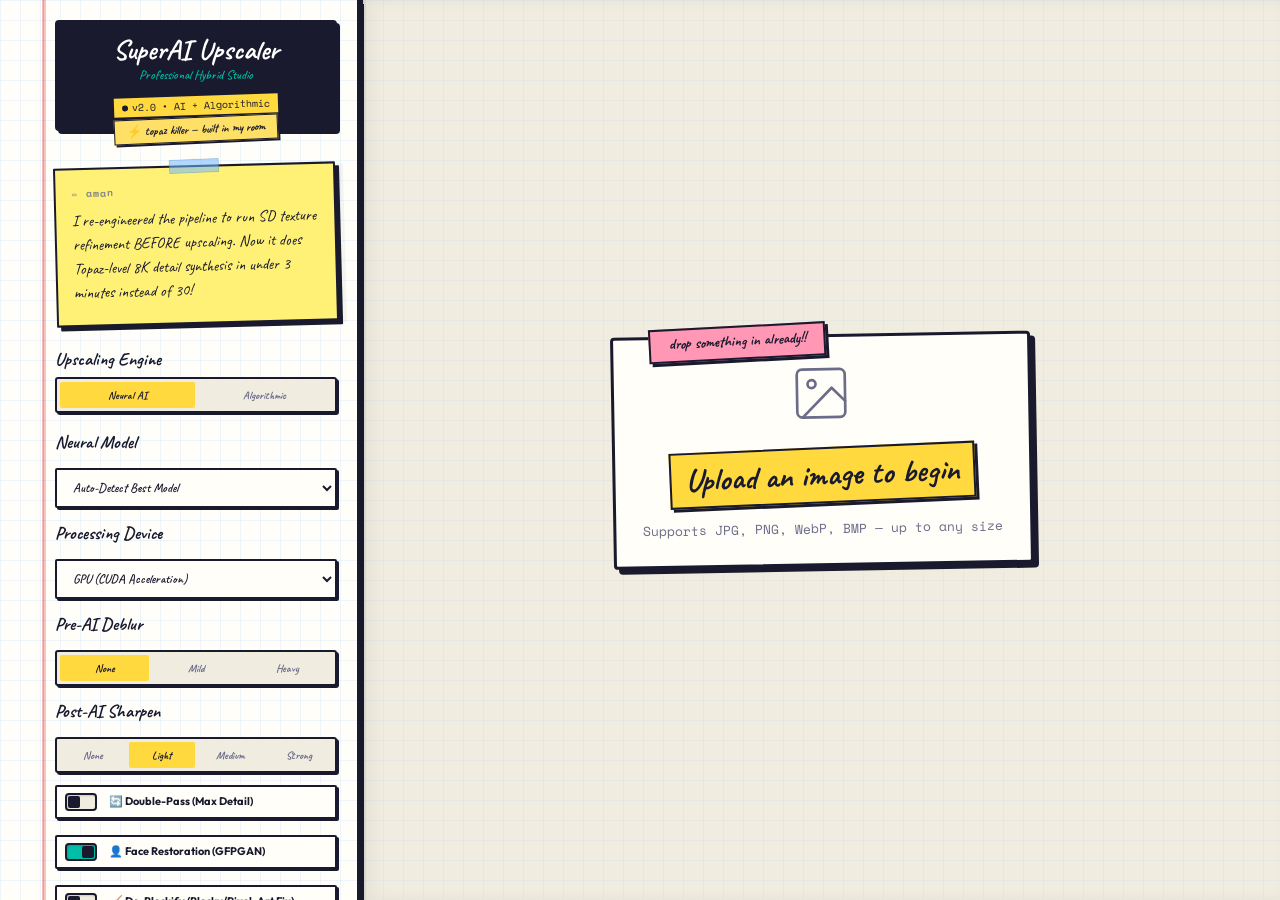
<file: index.html>
<!DOCTYPE html>
<html lang="en">
<head>
  <meta charset="UTF-8">
  <meta name="viewport" content="width=device-width, initial-scale=1.0">
  <title>SuperAI Upscaler — Professional Algorithmic Image Scaling</title>
  <meta name="description" content="Professional-grade algorithmic image upscaler. Lanczos-3, edge-directed interpolation, CLAHE, and more. No AI — pure signal processing.">
  <link rel="preconnect" href="https://fonts.googleapis.com">
  <link rel="preconnect" href="https://fonts.gstatic.com" crossorigin>
  <link href="https://fonts.googleapis.com/css2?family=Caveat:wght@400;700&family=DM+Sans:ital,opsz,wght@0,9..40,100..1000;1,9..40,100..1000&family=Outfit:wght@100..900&family=Space+Mono:ital,wght@0,400;0,700;1,400;1,700&display=swap" rel="stylesheet">
  <link rel="stylesheet" href="styles.css?v=retro-80s-chaos-v1">
</head>
<body>

<!-- floating background shapes — each one animates separately now -->
<div class="floating-doodles" aria-hidden="true">
  <span class="doodle">▲</span>
  <span class="doodle">★</span>
  <span class="doodle">◆</span>
  <span class="doodle">⬡</span>
  <span class="doodle">●</span>
  <span class="doodle">✦</span>
  <span class="doodle">▲</span>
  <span class="doodle">◯</span>
  <span class="doodle">★</span>
  <span class="doodle">◆</span>
</div>

<div class="app-layout">
  <!-- ======================== SIDEBAR ======================== -->
  <aside class="sidebar">
    <!-- Header -->
    <div class="app-header">
      <h1 class="app-title">SuperAI Upscaler</h1>
      <p class="app-subtitle">Professional Hybrid Studio</p>
      <span class="app-badge"><span class="badge-dot"></span> v2.0 • AI + Algorithmic</span>
    </div>

    <!-- Aman's Dev Notes -->
    <div class="aman-note">
      I re-engineered the pipeline to run SD texture refinement BEFORE upscaling.
      Now it does Topaz-level 8K detail synthesis in under 3 minutes instead of 30!
    </div>

    <!-- Engine Selector -->
    <div>
      <div class="section-label">Upscaling Engine</div>
      <div class="btn-group" id="engineGroup">
        <button class="btn-option active" data-engine="neural" title="Neural AI Engine: HAT-GAN Transformer via CUDA">Neural AI</button>
        <button class="btn-option" data-engine="algorithmic" title="Algorithmic Engine: Lanczos-3 and local detail filters in-browser">Algorithmic</button>
      </div>
    </div>

    <!-- Neural Settings -->
    <div id="neuralSettingsPanel">
      <div class="section-label">Neural Model</div>
      <select class="select-input" id="modelSelect">
        <option value="auto" selected>Auto-Detect Best Model</option>
        <optgroup label="HAT (State-of-the-Art)">
          <option value="hat-sharper">HAT GAN Sharper — Best Photo Quality</option>
          <option value="hat-imagenet">HAT ImageNet — Faithful, Sharp</option>
        </optgroup>
        <optgroup label="Cloud">
          <option value="cloud-supir">Cloud SUPIR (Replicate API)</option>
        </optgroup>
        <optgroup label="Real-ESRGAN">
          <option value="realesrgan-x4plus">RealESRGAN x4+ (Photos)</option>
          <option value="realesrnet-x4plus">RealESRNet x4+ (Sharper)</option>
          <option value="realesrgan-x2plus">RealESRGAN x2+ (2x Fast)</option>
          <option value="realesrgan-x4plus-anime">Anime x4 (Illustration)</option>
          <option value="realesr-general-x4v3">General v3 (Fast, Compact)</option>
        </optgroup>
      </select>

      <!-- Replicate API Token Input Panel -->
      <div id="replicateTokenPanel" style="display: none; margin-top: var(--space-xs)">
        <div class="section-label" style="margin-top: var(--space-xs); margin-bottom: 4px;">Replicate API Token</div>
        <input type="password" class="text-input" id="replicateTokenInput" placeholder="Paste r8_... token here">
        <div style="font-size: 11px; color: var(--text-muted); margin-top: 4px; line-height: 1.3;">
          Required for Cloud SUPIR. Get yours from 
          <a href="https://replicate.com/account/api-tokens" target="_blank" style="color: var(--primary-light); text-decoration: underline;">replicate.com</a>.
        </div>
      </div>
      
      <div class="section-label" style="margin-top: var(--space-xs)">Processing Device</div>
      <select class="select-input" id="deviceSelect">
        <option value="cuda" selected>GPU (CUDA Acceleration)</option>
        <option value="cpu">CPU (Slow but Memory-Safe)</option>
      </select>
      
      <div class="section-label" style="margin-top: var(--space-xs)">Pre-AI Deblur</div>
      <div class="btn-group" id="deblurGroup">
        <button class="btn-option active" data-deblur="none">None</button>
        <button class="btn-option" data-deblur="mild">Mild</button>
        <button class="btn-option" data-deblur="heavy">Heavy</button>
      </div>

      <div class="section-label" style="margin-top: var(--space-xs)">Post-AI Sharpen</div>
      <div class="btn-group" id="postSharpenGroup">
        <button class="btn-option" data-sharpen="none">None</button>
        <button class="btn-option active" data-sharpen="light">Light</button>
        <button class="btn-option" data-sharpen="medium">Medium</button>
        <button class="btn-option" data-sharpen="strong">Strong</button>
      </div>

      <div class="toggle-group" style="margin-top: var(--space-xs)">
        <label class="toggle-label" title="Runs the AI model twice for extreme detail synthesis at higher scales">
          <input type="checkbox" id="doublePassCheckbox">
          <span>🔄 Double-Pass (Max Detail)</span>
        </label>
      </div>
      <div class="toggle-group" style="margin-top: var(--space-xs)">
        <label class="toggle-label" title="Use GFPGAN to restore and enhance faces in the image">
          <input type="checkbox" id="faceRestoreCheckbox" checked>
          <span>👤 Face Restoration (GFPGAN)</span>
        </label>
      </div>
      <div class="toggle-group" style="margin-top: var(--space-xs)">
        <label class="toggle-label" title="Cleans up blocky pixels on low-res nearest-neighbor images before upscaling">
          <input type="checkbox" id="deblockCheckbox">
          <span>🧹 De-Blockify (Blocky/Pixel-Art Fix)</span>
        </label>
      </div>
      <div class="toggle-group" style="margin-top: var(--space-xs)">
        <label class="toggle-label" title="Preserves the exact color profile of the original photo using LAB channel merging">
          <input type="checkbox" id="colorMatchCheckbox" checked>
          <span>🎨 Preserve Original Colors</span>
        </label>
      </div>
      <div class="toggle-group" style="margin-top: var(--space-xs)">
        <label class="toggle-label" title="Injects high-fidelity textures using Stable Diffusion 1.5 + ControlNet Tile">
          <input type="checkbox" id="sdRefineCheckbox" checked>
          <span>🌀 SD Texture Refinement</span>
        </label>
      </div>
      
      <!-- sd options -->
      <div id="sdRefinePanel" style="display: block; margin-top: var(--space-xs); padding: var(--space-md); border: 1px solid var(--border-glass); border-radius: var(--radius-lg); background: var(--bg-surface);">
        <div class="section-label" style="margin-bottom: var(--space-sm)">SD Refine Settings</div>
        
        <div class="slider-group" style="margin-bottom: var(--space-md)">
          <div class="slider-header">
            <span>Denoising Strength</span>
            <span id="sdStrengthVal">30%</span>
          </div>
          <input type="range" class="slider-input" id="sdStrengthSlider" min="10" max="40" value="30" step="1">
          <p class="section-description" style="font-size: 10px; color: var(--text-muted); margin-top: 2px;">Lower = more faithful to HAT, Higher = more creative textures</p>
        </div>

        <div style="margin-bottom: var(--space-md)">
          <div class="section-label" style="margin-bottom: 4px; font-size: 10px;">Refinement Stage</div>
          <select class="select-input" id="sdStageSelect" style="font-size: 11px; padding: 6px 12px; height: auto;">
            <option value="post" selected>Post-Upscale (Realism, Skin pores, Folds, Leaves)</option>
            <option value="pre">Pre-Upscale (Fast, best for small photos/graphics)</option>
          </select>
          <p class="section-description" style="font-size: 10px; color: var(--text-muted); margin-top: 2px;">Post-upscaling runs SD at native size, producing highly realistic structures.</p>
        </div>

        <div class="slider-group" style="margin-bottom: var(--space-md)">
          <div class="slider-header">
            <span>Detail Activation Threshold</span>
            <span id="sdDetailThresholdVal">50.0</span>
          </div>
          <input type="range" class="slider-input" id="sdDetailThresholdSlider" min="20" max="100" value="50" step="5">
          <p class="section-description" style="font-size: 10px; color: var(--text-muted); margin-top: 2px;">Lower = refines smoother areas (e.g. skin), Higher = only refines high contrast edges</p>
        </div>
        
        <div style="margin-bottom: var(--space-md)">
          <div class="section-label" style="margin-bottom: 4px; font-size: 10px;">Refinement Mode</div>
          <select class="select-input" id="sdModeSelect" style="font-size: 11px; padding: 6px 12px; height: auto;">
            <option value="hybrid" selected>Hybrid (Frequency Split - Preserves shapes/colors)</option>
            <option value="full">Full Refine (Structural - Corrects faces/details)</option>
          </select>
          <p class="section-description" style="font-size: 10px; color: var(--text-muted); margin-top: 2px;">Hybrid splits frequencies to keep lighting/colors 100% faithful while injecting textures.</p>
        </div>
        
        <div style="margin-bottom: var(--space-md)">
          <div class="section-label" style="margin-bottom: 4px; font-size: 10px;">SD Tile Size</div>
          <select class="select-input" id="sdTileSizeSelect" style="font-size: 11px; padding: 6px 12px; height: auto;">
            <option value="0" selected>Auto (Based on VRAM)</option>
            <option value="512">512 (Safest details, slow)</option>
            <option value="768">768 (Balanced speed/details)</option>
            <option value="1024">1024 (Fastest, uses more VRAM)</option>
          </select>
          <p class="section-description" style="font-size: 10px; color: var(--text-muted); margin-top: 2px;">Larger tile sizes process much faster but consume more GPU VRAM.</p>
        </div>

        <div class="slider-group" style="margin-bottom: var(--space-md)">
          <div class="slider-header">
            <span>ControlNet Guidance Scale</span>
            <span id="sdControlNetVal">0.70</span>
          </div>
          <input type="range" class="slider-input" id="sdControlNetSlider" min="0.4" max="1.0" value="0.70" step="0.05">
          <p class="section-description" style="font-size: 10px; color: var(--text-muted); margin-top: 2px;">Lower = more freedom to generate sharp lines/pores, Higher = stricter shape lock</p>
        </div>

        <div class="slider-group" style="margin-bottom: var(--space-md)">
          <div class="slider-header">
            <span>Detail Boost Factor</span>
            <span id="sdDetailBoostVal">1.50</span>
          </div>
          <input type="range" class="slider-input" id="sdDetailBoostSlider" min="1.0" max="2.0" value="1.50" step="0.05">
          <p class="section-description" style="font-size: 10px; color: var(--text-muted); margin-top: 2px;">Amplifies the sharp micro-textures synthesized by SD (1.0 = normal, 1.3+ = crispy)</p>
        </div>
        
        <div style="margin-bottom: var(--space-sm)">
          <div class="section-label" style="margin-bottom: 4px; font-size: 10px;">Positive Prompt</div>
          <input type="text" class="text-input" id="sdPromptInput" value="raw photo, highly detailed, sharp focus, 8k, realistic textures, dslr, 35mm lens, film grain" style="font-size: 11px;">
        </div>
        
        <div>
          <div class="section-label" style="margin-bottom: 4px; font-size: 10px;">Negative Prompt</div>
          <input type="text" class="text-input" id="sdNegPromptInput" value="airbrushed, plastic, waxy, CGI, 3D, render, digital art, smooth skin, oily skin, blurry, low quality, cartoon, painting, drawing, illustration" style="font-size: 11px;">
        </div>
      </div>
    </div>

    <!-- Upload Zone -->
    <div>
      <div class="section-label">Image</div>
      <div class="upload-zone" id="uploadZone">
        <div id="uploadContent">
          <div class="upload-icon">
            <svg width="40" height="40" viewBox="0 0 24 24" fill="none" stroke="currentColor" stroke-width="1.5" stroke-linecap="round" stroke-linejoin="round">
              <path d="M21 15v4a2 2 0 0 1-2 2H5a2 2 0 0 1-2-2v-4"/>
              <polyline points="17 8 12 3 7 8"/>
              <line x1="12" y1="3" x2="12" y2="15"/>
            </svg>
          </div>
          <div class="upload-text">Drop image here</div>
          <div class="upload-subtext">or click to browse • JPG, PNG, WebP, BMP</div>
        </div>
      </div>
      <input type="file" id="fileInput" class="hidden-input" accept="image/jpeg,image/png,image/webp,image/bmp">
    </div>

    <!-- Scale Factor -->
    <div>
      <div class="section-label">Scale Factor</div>
      <div class="btn-group" id="scaleGroup">
        <button class="btn-option" data-scale="1" title="Enhance quality without changing size — sharpening, contrast, color correction">1× Enhance</button>
        <button class="btn-option" data-scale="2">2x</button>
        <button class="btn-option" data-scale="3">3x</button>
        <button class="btn-option active" data-scale="4">4x</button>
        <button class="btn-option" data-scale="6">6x</button>
        <button class="btn-option" data-scale="8">8x</button>
      </div>
      <div class="output-dims" id="outputDims"></div>
    </div>

    <!-- Quality Presets -->
    <div>
      <div class="section-label">Quality Preset</div>
      <div class="btn-group" id="presetGroup">
        <button class="btn-option btn-preset active" data-preset="auto" title="Auto-Adaptive: analyzes image type, noise, and details to customize settings dynamically">✨ Auto</button>
        <button class="btn-option btn-preset" data-preset="poster" title="Optimized for large prints: strong detail, high contrast, rich colors">🖼️ Poster</button>
        <button class="btn-option btn-preset" data-preset="web" title="Balanced for web: moderate sharpening, faster processing">🌐 Web</button>
        <button class="btn-option btn-preset" data-preset="photo" title="Natural photo look: balanced detail, accurate colors">📷 Photo</button>
        <button class="btn-option btn-preset" data-preset="maximum" title="Maximum detail extraction: aggressive processing, longer time">🔬 Max</button>
      </div>
    </div>

    <!-- Advanced Settings -->
    <div>
      <button class="advanced-toggle" id="advancedToggle">
        <span>⚙ Fine Tuning</span>
        <span class="advanced-toggle-icon">▼</span>
      </button>
      <div class="advanced-panel" id="advancedPanel">
        <div class="advanced-panel-inner">
          <div class="slider-group">
            <div class="slider-header">
              <span class="slider-label">Sharpening</span>
              <span class="slider-value" id="sharpVal">65</span>
            </div>
            <input type="range" class="slider-input" id="sharpSlider" min="0" max="100" value="65">
          </div>
          <div class="slider-group">
            <div class="slider-header">
              <span class="slider-label">Detail Injection</span>
              <span class="slider-value" id="detailVal">70</span>
            </div>
            <input type="range" class="slider-input" id="detailSlider" min="0" max="100" value="70">
          </div>
          <div class="slider-group">
            <div class="slider-header">
              <span class="slider-label">Local Contrast</span>
              <span class="slider-value" id="contrastVal">60</span>
            </div>
            <input type="range" class="slider-input" id="contrastSlider" min="0" max="100" value="60">
          </div>
          <div class="slider-group">
            <div class="slider-header">
              <span class="slider-label">Color Boost</span>
              <span class="slider-value" id="colorVal">40</span>
            </div>
            <input type="range" class="slider-input" id="colorSlider" min="0" max="100" value="40">
          </div>
          <div class="slider-group">
            <div class="slider-header">
              <span class="slider-label">Denoise</span>
              <span class="slider-value" id="denoiseVal">12</span>
            </div>
            <input type="range" class="slider-input" id="denoiseSlider" min="0" max="100" value="12">
          </div>
          <div class="slider-group">
            <div class="slider-header">
              <span class="slider-label">Film Grain</span>
              <span class="slider-value" id="grainVal">12</span>
            </div>
            <input type="range" class="slider-input" id="grainSlider" min="0" max="100" value="12">
          </div>
          <div class="slider-group">
            <div class="slider-header">
              <span class="slider-label">Cinematic Look</span>
              <span class="slider-value" id="cinematicVal">0</span>
            </div>
            <input type="range" class="slider-input" id="cinematicSlider" min="0" max="100" value="0">
          </div>
        </div>
      </div>
    </div>

    <!-- Process Button -->
    <button class="btn-process" id="processBtn" disabled>
      <span class="btn-spinner"></span>
      <span id="processBtnText">⚡ Upscale Image</span>
    </button>
    <button class="btn-process" id="cancelBtn" style="display:none; background: linear-gradient(135deg, #dc3545, #c82333); margin-top: 8px;" onclick="fetch('http://localhost:8080/api/cancel', {method:'POST'}).then(()=>{this.textContent='⏹ Cancelling...'; this.disabled=true;})">
      ⏹ Cancel
    </button>
  </aside>

  <!-- ======================== MAIN AREA ======================== -->
  <main class="main-area">
    <!-- Empty State -->
    <div class="empty-state" id="emptyState">
      <div class="empty-orb"></div>
      <div class="empty-icon">
        <svg width="64" height="64" viewBox="0 0 24 24" fill="none" stroke="currentColor" stroke-width="1" stroke-linecap="round" stroke-linejoin="round">
          <rect x="3" y="3" width="18" height="18" rx="2" ry="2"/>
          <circle cx="8.5" cy="8.5" r="1.5"/>
          <polyline points="21 15 16 10 5 21"/>
        </svg>
      </div>
      <div class="empty-text">Upload an image to begin</div>
      <div class="empty-hint">Supports JPG, PNG, WebP, BMP — up to any size</div>
    </div>

    <!-- Processing State -->
    <div class="processing-state" id="processingState">
      <div class="progress-ring-container">
        <svg class="progress-ring" viewBox="0 0 160 160">
          <defs>
            <linearGradient id="progressGradient" x1="0%" y1="0%" x2="100%" y2="0%">
              <stop offset="0%" stop-color="#6366f1"/>
              <stop offset="100%" stop-color="#06b6d4"/>
            </linearGradient>
          </defs>
          <circle class="progress-ring-bg" cx="80" cy="80" r="72"/>
          <circle class="progress-ring-fill" id="progressRing" cx="80" cy="80" r="72"/>
        </svg>
        <div class="progress-percent" id="progressPercent">0%</div>
      </div>
      <div class="progress-stage" id="progressStage">Initializing...</div>
      <div class="progress-overall">
        <div class="progress-bar-track">
          <div class="progress-bar-fill" id="progressBar"></div>
        </div>
        <div class="progress-time" id="progressTime">0.0s elapsed</div>
      </div>
    </div>

    <!-- Result State -->
    <div class="result-state" id="resultState">
      <!-- Comparison -->
      <div class="comparison-container" id="comparisonContainer">
        <div class="comparison-inner" id="comparisonInner">
          <img class="comparison-img original" id="imgOriginal" alt="Original">
          <img class="comparison-img upscaled" id="imgUpscaled" alt="Upscaled">
        </div>

        <!-- Comparison slider -->
        <div class="comparison-slider" id="compSlider">
          <div class="slider-handle">
            <svg viewBox="0 0 16 16" fill="currentColor">
              <path d="M5 3L1 8l4 5V3zM11 3l4 5-4 5V3z"/>
            </svg>
          </div>
        </div>
      </div>

      <!-- Labels -->
      <div class="comparison-label left">Original</div>
      <div class="comparison-label right">Upscaled</div>

      <!-- Top Actions -->
      <div class="top-actions">
        <button class="btn-download" id="downloadBtn">
          <svg width="14" height="14" viewBox="0 0 24 24" fill="none" stroke="currentColor" stroke-width="2" stroke-linecap="round" stroke-linejoin="round"><path d="M21 15v4a2 2 0 0 1-2 2H5a2 2 0 0 1-2-2v-4"/><polyline points="7 10 12 15 17 10"/><line x1="12" y1="15" x2="12" y2="3"/></svg>
          Download PNG
        </button>
        <button class="btn-new" id="newBtn">
          <svg width="14" height="14" viewBox="0 0 24 24" fill="none" stroke="currentColor" stroke-width="2" stroke-linecap="round" stroke-linejoin="round"><line x1="12" y1="5" x2="12" y2="19"/><line x1="5" y1="12" x2="19" y2="12"/></svg>
          New Image
        </button>
      </div>

      <!-- Zoom Controls -->
      <div class="floating-controls">
        <button class="float-btn" id="zoomOut">−</button>
        <span class="zoom-level" id="zoomLevel">100%</span>
        <button class="float-btn" id="zoomIn">+</button>
        <button class="float-btn" id="zoomReset">Reset</button>
      </div>

      <!-- Info Bar -->
      <div class="info-bar" id="infoBar">
        <div class="info-item"><strong id="infoDims">—</strong></div>
        <div class="info-item">⏱ <strong id="infoTime">—</strong></div>
        <div class="info-item">Scale: <strong id="infoScale">—</strong></div>
        <div class="info-item">Type: <strong id="infoType">—</strong></div>
      </div>
    </div>
  </main>
</div>

<!-- Hidden canvases -->
<canvas id="srcCanvas" style="display:none"></canvas>
<canvas id="resultCanvas" style="display:none"></canvas>

<!-- Toast container -->
<div class="toast-container" id="toastContainer"></div>

<script>
(function() {
  'use strict';

  
  let worker = null;
  let sourceImage = null;   // htmlimageelement
  let sourceW = 0, sourceH = 0;
  let resultDataUrl = null;
  let selectedScale = 4;
  let originalObjectURL = null;
  let upscaledObjectURL = null;
  let sourceImageObjectURL = null;
  let selectedPreset = 'auto';
  let isProcessing = false;
  let processStartTime = 0;
  let timerInterval = null;
  let selectedEngine = 'neural'; // 'neural' or 'algorithmic'
  let selectedDeblur = 'none';

  // Zoom/Pan state
  let zoom = 1;
  let panX = 0, panY = 0;
  let isPanning = false;
  let panStartX = 0, panStartY = 0;

  // comparison slider
  let sliderPos = 50; // percent
  let isDraggingSlider = false;

  // preset values (Maximum uses True Generative AI)
  const PRESETS = {
    auto:    { sharpening: 50, detail: 50, contrast: 50, colorBoost: 30, denoise: 12, grain: 12, cinematic: 0 },
    poster:  { sharpening: 65, detail: 70, contrast: 60, colorBoost: 40, denoise: 0,  grain: 12, cinematic: 0 },
    web:     { sharpening: 40, detail: 40, contrast: 40, colorBoost: 25, denoise: 10, grain: 0,  cinematic: 0 },
    photo:   { sharpening: 50, detail: 55, contrast: 45, colorBoost: 30, denoise: 12, grain: 12, cinematic: 0 },
    maximum: { sharpening: 0,  detail: 0,  contrast: 30, colorBoost: 15, denoise: 12, grain: 5,  cinematic: 0, 
               sdMode: 'hybrid', sdStrength: 45, sdControlNet: 0.65 }
  };

  
  const $ = id => document.getElementById(id);
  const uploadZone = $('uploadZone');
  const uploadContent = $('uploadContent');
  const fileInput = $('fileInput');
  const scaleGroup = $('scaleGroup');
  const outputDims = $('outputDims');
  const presetGroup = $('presetGroup');
  const advancedToggle = $('advancedToggle');
  const advancedPanel = $('advancedPanel');
  const processBtn = $('processBtn');
  const processBtnText = $('processBtnText');
  const emptyState = $('emptyState');
  const processingState = $('processingState');
  const progressRing = $('progressRing');
  const progressPercent = $('progressPercent');
  const progressStage = $('progressStage');
  const progressBar = $('progressBar');
  const progressTime = $('progressTime');
  const resultState = $('resultState');
  const comparisonContainer = $('comparisonContainer');
  const comparisonInner = $('comparisonInner');
  const imgOriginal = $('imgOriginal');
  const imgUpscaled = $('imgUpscaled');
  const compSlider = $('compSlider');
  const downloadBtn = $('downloadBtn');
  const newBtn = $('newBtn');
  const zoomIn = $('zoomIn');
  const zoomOut = $('zoomOut');
  const zoomReset = $('zoomReset');
  const zoomLevel = $('zoomLevel');
  const infoDims = $('infoDims');
  const infoTime = $('infoTime');
  const infoScale = $('infoScale');
  const infoType = $('infoType');

  // new Neural/Engine Controls
  const engineGroup = $('engineGroup');
  const neuralSettingsPanel = $('neuralSettingsPanel');
  const modelSelect = $('modelSelect');
  const deviceSelect = $('deviceSelect');
  const deblurGroup = $('deblurGroup');
  const doublePassCheckbox = $('doublePassCheckbox');
  const faceRestoreCheckbox = $('faceRestoreCheckbox');
  const deblockCheckbox = $('deblockCheckbox');
  const colorMatchCheckbox = $('colorMatchCheckbox');
  const sdRefineCheckbox = $('sdRefineCheckbox');
  const sdRefinePanel = $('sdRefinePanel');
  const sdStrengthSlider = $('sdStrengthSlider');
  const sdStrengthVal = $('sdStrengthVal');
  const sdStageSelect = $('sdStageSelect');
  const sdDetailThresholdSlider = $('sdDetailThresholdSlider');
  const sdDetailThresholdVal = $('sdDetailThresholdVal');
  const sdControlNetSlider = $('sdControlNetSlider');
  const sdControlNetVal = $('sdControlNetVal');
  const sdDetailBoostSlider = $('sdDetailBoostSlider');
  const sdDetailBoostVal = $('sdDetailBoostVal');
  const sdPromptInput = $('sdPromptInput');
  const sdNegPromptInput = $('sdNegPromptInput');
  const sdModeSelect = $('sdModeSelect');
  const sdTileSizeSelect = $('sdTileSizeSelect');
  const postSharpenGroup = $('postSharpenGroup');
  let selectedPostSharpen = 'light';

  const replicateTokenPanel = $('replicateTokenPanel');
  const replicateTokenInput = $('replicateTokenInput');

  // initialize Replicate API token from localStorage
  replicateTokenInput.value = localStorage.getItem('replicate_api_token') || '';
  replicateTokenInput.addEventListener('input', () => {
    localStorage.setItem('replicate_api_token', replicateTokenInput.value.trim());
  });

  // toggle Replicate token panel based on model selection
  modelSelect.addEventListener('change', () => {
    const isCloud = modelSelect.value === 'cloud-supir';
    replicateTokenPanel.style.display = isCloud ? 'block' : 'none';
  });

  // toggle SD Refine panel based on checkbox
  sdRefineCheckbox.addEventListener('change', () => {
    sdRefinePanel.style.display = sdRefineCheckbox.checked ? 'block' : 'none';
  });

  // update SD strength label on slider input
  sdStrengthSlider.addEventListener('input', () => {
    sdStrengthVal.textContent = sdStrengthSlider.value + '%';
  });

  sdDetailThresholdSlider.addEventListener('input', () => {
    sdDetailThresholdVal.textContent = parseFloat(sdDetailThresholdSlider.value).toFixed(1);
  });

  sdControlNetSlider.addEventListener('input', () => {
    sdControlNetVal.textContent = parseFloat(sdControlNetSlider.value).toFixed(2);
  });

  sdDetailBoostSlider.addEventListener('input', () => {
    sdDetailBoostVal.textContent = parseFloat(sdDetailBoostSlider.value).toFixed(2);
  });

  // sliders
  const sliders = {
    sharpening: { input: $('sharpSlider'), value: $('sharpVal') },
    detail:     { input: $('detailSlider'), value: $('detailVal') },
    contrast:   { input: $('contrastSlider'), value: $('contrastVal') },
    colorBoost: { input: $('colorSlider'), value: $('colorVal') },
    denoise:    { input: $('denoiseSlider'), value: $('denoiseVal') },
    grain:      { input: $('grainSlider'), value: $('grainVal') },
    cinematic:  { input: $('cinematicSlider'), value: $('cinematicVal') }
  };

  
  function initWorker() {
    try {
      worker = new Worker('upscaler-worker.js');
      setupWorkerHandlers();
    } catch(e) {
      // fallback for file:// protocol — create blob worker
      fetch('upscaler-worker.js')
        .then(r => r.text())
        .then(code => {
          const blob = new Blob([code], { type: 'application/javascript' });
          worker = new Worker(URL.createObjectURL(blob));
          setupWorkerHandlers();
        })
        .catch(err => {
          showToast('Failed to initialize upscaler engine: ' + err.message);
        });
    }
  }

  function setupWorkerHandlers() {
    worker.onmessage = function(e) {
      const msg = e.data;
      if (msg.type === 'progress') {
        updateProgress(msg);
      } else if (msg.type === 'complete') {
        handleComplete(msg);
      } else if (msg.type === 'error') {
        handleError(msg.message);
      }
    };
    worker.onerror = function(e) {
      handleError('Worker error: ' + (e.message || 'Unknown error'));
    };
  }

  
  uploadZone.addEventListener('click', () => {
    if (!isProcessing) fileInput.click();
  });

  fileInput.addEventListener('change', (e) => {
    if (e.target.files.length > 0) loadFile(e.target.files[0]);
  });

  uploadZone.addEventListener('dragover', (e) => {
    e.preventDefault();
    uploadZone.classList.add('drag-over');
  });

  uploadZone.addEventListener('dragleave', () => {
    uploadZone.classList.remove('drag-over');
  });

  uploadZone.addEventListener('drop', (e) => {
    e.preventDefault();
    uploadZone.classList.remove('drag-over');
    if (e.dataTransfer.files.length > 0) loadFile(e.dataTransfer.files[0]);
  });

  function loadFile(file) {
    if (!file.type.match(/^image\/(jpeg|png|webp|bmp)$/)) {
      showToast('Unsupported format. Use JPG, PNG, WebP, or BMP.');
      return;
    }

    if (sourceImageObjectURL) {
      URL.revokeObjectURL(sourceImageObjectURL);
    }
    sourceImageObjectURL = URL.createObjectURL(file);

    const img = new Image();
    img.onload = function() {
      sourceImage = img;
      sourceW = img.naturalWidth;
      sourceH = img.naturalHeight;
      processBtn.disabled = false;
      updateOutputDims();

      // show preview in upload zone
      uploadContent.innerHTML = '';
      const preview = document.createElement('div');
      preview.className = 'file-preview';
      preview.innerHTML = `
        <img class="file-thumb" src="${sourceImageObjectURL}" alt="Preview">
        <div class="file-info">
          <div class="file-name">${file.name}</div>
          <div class="file-dims">${sourceW} × ${sourceH} px</div>
        </div>
      `;
      uploadContent.appendChild(preview);
    };
    img.onerror = function() {
      showToast('Failed to load selected image.');
    };
    img.src = sourceImageObjectURL;
  }

  
  scaleGroup.addEventListener('click', (e) => {
    const btn = e.target.closest('[data-scale]');
    if (!btn || isProcessing) return;
    scaleGroup.querySelectorAll('.btn-option').forEach(b => b.classList.remove('active'));
    btn.classList.add('active');
    selectedScale = parseInt(btn.dataset.scale);
    updateOutputDims();
  });

  function updateOutputDims() {
    if (!sourceImage) {
      outputDims.textContent = '';
      return;
    }
    const outW = sourceW * selectedScale;
    const outH = sourceH * selectedScale;
    outputDims.textContent = `Output: ${outW} × ${outH}`;
  }

  
  engineGroup.addEventListener('click', (e) => {
    const btn = e.target.closest('[data-engine]');
    if (!btn || isProcessing) return;
    engineGroup.querySelectorAll('.btn-option').forEach(b => b.classList.remove('active'));
    btn.classList.add('active');
    selectedEngine = btn.dataset.engine;
    
    if (selectedEngine === 'neural') {
      neuralSettingsPanel.classList.remove('hidden');
    } else {
      neuralSettingsPanel.classList.add('hidden');
    }
  });

  deblurGroup.addEventListener('click', (e) => {
    const btn = e.target.closest('[data-deblur]');
    if (!btn || isProcessing) return;
    deblurGroup.querySelectorAll('.btn-option').forEach(b => b.classList.remove('active'));
    btn.classList.add('active');
    selectedDeblur = btn.dataset.deblur;
  });

  postSharpenGroup.addEventListener('click', (e) => {
    const btn = e.target.closest('[data-sharpen]');
    if (!btn || isProcessing) return;
    postSharpenGroup.querySelectorAll('.btn-option').forEach(b => b.classList.remove('active'));
    btn.classList.add('active');
    selectedPostSharpen = btn.dataset.sharpen;
  });

  deviceSelect.addEventListener('change', () => {
    if (deviceSelect.value === 'cpu') {
      const activeModel = modelSelect.value;
      if (activeModel === 'auto' || activeModel === 'realesrgan-x4plus' || activeModel === 'realesrnet-x4plus') {
        modelSelect.value = 'realesr-general-x4v3';
        showToast('Switched to General v3 (Fast) model for CPU cores processing.');
      }
    }
  });

  
  presetGroup.addEventListener('click', (e) => {
    const btn = e.target.closest('[data-preset]');
    if (!btn || isProcessing) return;
    presetGroup.querySelectorAll('.btn-preset').forEach(b => b.classList.remove('active'));
    btn.classList.add('active');
    selectedPreset = btn.dataset.preset;
    applyPresetToSliders(selectedPreset);
  });

  function applyPresetToSliders(preset) {
    const p = PRESETS[preset];
    if (!p) return;
    sliders.sharpening.input.value = p.sharpening;
    sliders.sharpening.value.textContent = p.sharpening;
    sliders.detail.input.value = p.detail;
    sliders.detail.value.textContent = p.detail;
    sliders.contrast.input.value = p.contrast;
    sliders.contrast.value.textContent = p.contrast;
    sliders.colorBoost.input.value = p.colorBoost;
    sliders.colorBoost.value.textContent = p.colorBoost;
    sliders.denoise.input.value = p.denoise;
    sliders.denoise.value.textContent = p.denoise;
    sliders.grain.input.value = p.grain ?? 0;
    sliders.grain.value.textContent = p.grain ?? 0;
    sliders.cinematic.input.value = p.cinematic ?? 0;
    sliders.cinematic.value.textContent = p.cinematic ?? 0;
    
    // apply Generative AI overrides for maximum
    if (p.sdMode && $('sdModeSelect')) {
      $('sdModeSelect').value = p.sdMode;
      $('sdRefineCheckbox').checked = true;
    }
    if (p.sdStrength && $('sdStrengthSlider')) {
      $('sdStrengthSlider').value = p.sdStrength;
      $('sdStrengthVal').textContent = p.sdStrength + '%';
    }
    if (p.sdControlNet && $('sdControlNetSlider')) {
      $('sdControlNetSlider').value = p.sdControlNet;
      $('sdControlNetVal').textContent = p.sdControlNet.toFixed(2);
    }
  }

  
  advancedToggle.addEventListener('click', () => {
    advancedToggle.classList.toggle('open');
    advancedPanel.classList.toggle('open');
  });

  // slider input events
  Object.entries(sliders).forEach(([key, s]) => {
    s.input.addEventListener('input', () => {
      s.value.textContent = s.input.value;
      // deselect preset when user manually adjusts
      presetGroup.querySelectorAll('.btn-preset').forEach(b => b.classList.remove('active'));
      selectedPreset = null;
    });
  });

  
  async function base64ToBlobURL(base64Data, contentType = 'image/png') {
    const res = await fetch(base64Data);
    const blob = await res.blob();
    return URL.createObjectURL(blob);
  }

  function downsampleImageIfNeeded(imageElement, maxDim = 2048) {
    return new Promise((resolve) => {
      const w = imageElement.naturalWidth;
      const h = imageElement.naturalHeight;
      if (w <= maxDim && h <= maxDim) {
        resolve(imageElement.src);
        return;
      }
      
      let newW = w;
      let newH = h;
      if (w > h) {
        if (w > maxDim) {
          newH = Math.round((h * maxDim) / w);
          newW = maxDim;
        }
      } else {
        if (h > maxDim) {
          newW = Math.round((w * maxDim) / h);
          newH = maxDim;
        }
      }
      
      const canvas = document.createElement('canvas');
      canvas.width = newW;
      canvas.height = newH;
      const ctx = canvas.getContext('2d');
      ctx.imageSmoothingEnabled = true;
      ctx.imageSmoothingQuality = 'high';
      ctx.drawImage(imageElement, 0, 0, newW, newH);
      
      canvas.toBlob(blob => {
        if (blob) {
          resolve(URL.createObjectURL(blob));
        } else {
          resolve(imageElement.src);
        }
      }, 'image/jpeg', 0.85);
    });
  }

  
  processBtn.addEventListener('click', startProcessing);

  function startProcessing() {
    if (!sourceImage || isProcessing || !worker) return;
    
    if (selectedEngine === 'neural') {
      startNeuralProcessing();
    } else {
      startAlgorithmicProcessing();
    }
  }

  async function startNeuralProcessing() {
    isProcessing = true;
    
    // update UI to processing state
    processBtn.classList.add('processing');
    processBtnText.textContent = 'Contacting AI...';
    processBtn.disabled = true;
    const cancelBtn = $('cancelBtn');
    cancelBtn.style.display = 'block';
    cancelBtn.disabled = false;
    cancelBtn.textContent = '⏹ Cancel';
    showView('processing');
    
    updateProgress({ percent: 5, stage: 'Preparing image...', totalStages: 5, stageIndex: 0 });
    
    processStartTime = Date.now();
    timerInterval = setInterval(() => {
      const elapsed = ((Date.now() - processStartTime) / 1000).toFixed(1);
      progressTime.textContent = elapsed + 's elapsed';
    }, 100);

    let creepTimer = null;
    try {
      // get base64 representation of source image
      const srcCanvas = $('srcCanvas');
      srcCanvas.width = sourceW;
      srcCanvas.height = sourceH;
      const ctx = srcCanvas.getContext('2d');
      ctx.drawImage(sourceImage, 0, 0);
      const base64Data = srcCanvas.toDataURL('image/png');

      updateProgress({ percent: 20, stage: 'Sending to GPU Server...', totalStages: 5, stageIndex: 1 });

      // start polling actual progress from GPU server during the network request
      creepTimer = setInterval(async () => {
        if (!isProcessing) {
          clearInterval(creepTimer);
          return;
        }
        
        try {
          const progressResp = await fetch('http://localhost:8080/api/progress');
          if (progressResp.ok) {
            const data = await progressResp.json();
            if (data.active) {
              let stageMsg = data.stage;
              if (data.total_tiles > 0) {
                stageMsg += ` | Tile ${data.tile_idx}/${data.total_tiles}`;
                if (data.speed > 0) {
                  stageMsg += ` (${data.speed}s/tile)`;
                }
                if (data.eta) {
                  stageMsg += ` | ETA: ${data.eta}`;
                }
              }
              
              updateProgress({
                percent: data.percent,
                stage: stageMsg,
                totalStages: 5,
                stageIndex: 1
              });
            }
          }
        } catch (err) {
          // ignore connection errors during polling
        }
      }, 500);

      // call API (using absolute URL to support running index.html from file:// protocol)
      const response = await fetch('http://localhost:8080/api/upscale', {
        method: 'POST',
        headers: { 'Content-Type': 'application/json' },
        body: JSON.stringify({
          image: base64Data,
          model: modelSelect.value,
          scale: selectedScale,
          replicate_api_key: replicateTokenInput.value.trim(),
          deblur: selectedDeblur,
          double_pass: doublePassCheckbox.checked,
          face_restore: faceRestoreCheckbox.checked,
          post_sharpen: selectedPostSharpen,
          // advanced fine-tuning options
          sharpening: parseInt(sliders.sharpening.input.value),
          detail: parseInt(sliders.detail.input.value),
          contrast: parseInt(sliders.contrast.input.value),
          colorBoost: parseInt(sliders.colorBoost.input.value),
          denoise: parseInt(sliders.denoise.input.value),
          grain: parseInt(sliders.grain.input.value),
          preset: selectedPreset,
          deblock: deblockCheckbox.checked,
          cinematic: parseInt(sliders.cinematic.input.value),
          device: deviceSelect.value,
          color_match: colorMatchCheckbox.checked,
          sd_refine: sdRefineCheckbox.checked,
          sd_prompt: sdPromptInput.value,
          sd_neg_prompt: sdNegPromptInput.value,
          sd_strength: parseInt(sdStrengthSlider.value),
          sd_mode: sdModeSelect.value,
          sd_tile_size: parseInt(sdTileSizeSelect.value),
          sd_controlnet_strength: parseFloat(sdControlNetSlider.value),
          sd_detail_boost: parseFloat(sdDetailBoostSlider.value),
          sd_refine_stage: sdStageSelect.value,
          sd_detail_threshold: parseFloat(sdDetailThresholdSlider.value)
        })
      });

      if (creepTimer) {
        clearInterval(creepTimer);
      }

      if (!response.ok) {
        // try to parse the error response body for a meaningful message
        let serverError = `AI server returned status ${response.status}`;
        try {
          const errBody = await response.json();
          if (errBody.error) {
            serverError = errBody.error;
          }
        } catch (parseErr) {
          // response body wasn't JSON, use generic message
        }
        throw new Error(serverError);
      }

      updateProgress({ percent: 70, stage: 'Decoding AI output...', totalStages: 5, stageIndex: 2 });

      const res = await response.json();
      if (!res.success) {
        throw new Error(res.error || 'AI upscaling failed.');
      }

      updateProgress({ percent: 85, stage: 'Generating preview...', totalStages: 5, stageIndex: 3 });

      // b64 to blob url helper
      const fullResBlobUrl = await base64ToBlobURL(res.image);
      resultDataUrl = fullResBlobUrl; // keep for download button

      // load full res
      const fullImg = new Image();
      await new Promise((resolve, reject) => {
        fullImg.onload = resolve;
        fullImg.onerror = () => reject(new Error('Failed to load upscaled image for preview.'));
        fullImg.src = fullResBlobUrl;
      });

      const fullW = fullImg.naturalWidth;
      const fullH = fullImg.naturalHeight;

      updateProgress({ percent: 95, stage: 'Rendering comparison...', totalStages: 5, stageIndex: 4 });

      // downsample preview
      const previewUpscaledUrl = await downsampleImageIfNeeded(fullImg, 2048);

      // original canvas
      const previewImg = new Image();
      await new Promise((resolve) => {
        previewImg.onload = resolve;
        previewImg.src = previewUpscaledUrl;
      });

      const origCanvas = document.createElement('canvas');
      origCanvas.width = previewImg.width;
      origCanvas.height = previewImg.height;
      const origCtx = origCanvas.getContext('2d');
      origCtx.imageSmoothingEnabled = true;
      origCtx.imageSmoothingQuality = 'high';
      origCtx.drawImage(sourceImage, 0, 0, origCanvas.width, origCanvas.height);

      const previewOriginalUrl = await canvasToBlobURL(origCanvas);

      // free old blob urls
      if (originalObjectURL) URL.revokeObjectURL(originalObjectURL);
      if (upscaledObjectURL) URL.revokeObjectURL(upscaledObjectURL);

      originalObjectURL = previewOriginalUrl;
      upscaledObjectURL = previewUpscaledUrl;

      // load into DOM
      let loadedCount = 0;
      const onImageLoaded = () => {
        loadedCount++;
        if (loadedCount === 2) {
          imgOriginal.style.width = previewImg.width + 'px';
          imgOriginal.style.height = previewImg.height + 'px';
          imgUpscaled.style.width = previewImg.width + 'px';
          imgUpscaled.style.height = previewImg.height + 'px';
          comparisonInner.style.width = previewImg.width + 'px';
          comparisonInner.style.height = previewImg.height + 'px';

          // show the result view first so bounding box calculations are non-zero!
          showView('result');

          // reset zoom/pan
          zoom = 1;
          panX = 0;
          panY = 0;
          updateTransform();
          fitToView(previewImg.width, previewImg.height);

          // reset slider
          sliderPos = 50;
          updateComparisonSlider();

          // update info
          infoDims.innerHTML = `${sourceW}x${sourceH} <span class="info-arrow">-></span> ${fullW}x${fullH}`;
          const totalElapsed = ((Date.now() - processStartTime) / 1000).toFixed(1);
          infoTime.textContent = totalElapsed + 's';
          infoScale.textContent = selectedScale + 'x';
          
          const typeLabels = {
            photo: '📷 Photo',
            anime: '🌸 Anime',
            noisy: '🔕 Noisy Photo',
            flat: '⬜ Flat Graphic'
          };
          const engineLabel = ' + AI';
          infoType.textContent = (typeLabels[res.detected_type] || res.detected_type || 'Photo') + engineLabel;

          // sync auto sliders
          if (selectedPreset === 'auto' && res.auto_settings) {
            Object.entries(res.auto_settings).forEach(([key, val]) => {
              if (sliders[key]) {
                sliders[key].input.value = val;
                sliders[key].value.textContent = val;
              }
            });
            presetGroup.querySelectorAll('.btn-preset').forEach(b => {
              b.classList.toggle('active', b.dataset.preset === 'auto');
            });
            selectedPreset = 'auto';
          }

          isProcessing = false;
          clearInterval(timerInterval);
          processBtn.classList.remove('processing');
          $('cancelBtn').style.display = 'none';
          processBtnText.textContent = '⚡ Upscale Image';
          processBtn.disabled = false;
        }
      };

      const onImageError = () => {
        handleError('Failed to load upscaled preview images.');
      };

      imgOriginal.onload = onImageLoaded;
      imgOriginal.onerror = onImageError;
      imgUpscaled.onload = onImageLoaded;
      imgUpscaled.onerror = onImageError;

      imgOriginal.src = previewOriginalUrl;
      imgUpscaled.src = previewUpscaledUrl;

    } catch (err) {
      if (creepTimer) {
        clearInterval(creepTimer);
      }
      console.warn('Neural engine failed. Error details:', err);
      
      clearInterval(timerInterval);
      isProcessing = false;
      
      // reset button and view
      processBtn.classList.remove('processing');
          $('cancelBtn').style.display = 'none';
      processBtnText.textContent = '⚡ Upscale Image';
      processBtn.disabled = false;
      showView('empty');
      
      // determine if it's a server error vs truly offline
      const errMsg = err.message || '';
      const isConnectionError = err instanceof TypeError || 
                                errMsg.includes('Failed to fetch') || 
                                errMsg.includes('NetworkError') || 
                                errMsg.includes('Failed to load') || 
                                errMsg.includes('abort');
      
      if (!isConnectionError) {
        // server responded with an error (OOM, credit limits, API errors, etc.) — show the actual reason
        showToast('⚠️ Upscaling Failed: ' + (errMsg.length > 120 ? errMsg.slice(0, 120) + '...' : errMsg));
        alert('Upscaling Failed!\n\nError: ' + errMsg);
      } else {
        showToast('AI Server Offline! Please run "run_web.bat" to start the GPU server.');
        alert('AI Server Offline!\n\nThe local GPU server at http://localhost:8080 is not reachable.\n\n1. Make sure "run_web.bat" is running in a terminal.\n2. Refresh this page to establish a connection.\n3. Alternatively, switch the "Upscaling Engine" at the top of the sidebar to "Algorithmic" if you want to run locally in the browser.');
      }
    }
  }

  function startAlgorithmicProcessing() {
    isProcessing = true;

    // extract pixel data from source image
    const srcCanvas = $('srcCanvas');
    srcCanvas.width = sourceW;
    srcCanvas.height = sourceH;
    const ctx = srcCanvas.getContext('2d');
    ctx.drawImage(sourceImage, 0, 0);
    const imageData = ctx.getImageData(0, 0, sourceW, sourceH);
    const buffer = imageData.data.buffer.slice(0); // copy since we transfer

    // gather options
    const options = {
      sharpening: parseInt(sliders.sharpening.input.value),
      detail: parseInt(sliders.detail.input.value),
      contrast: parseInt(sliders.contrast.input.value),
      colorBoost: parseInt(sliders.colorBoost.input.value),
      denoise: parseInt(sliders.denoise.input.value),
      grain: parseInt(sliders.grain.input.value),
      cinematic: parseInt(sliders.cinematic.input.value),
      preset: selectedPreset
    };

    // update UI
    processBtn.classList.add('processing');
    processBtnText.textContent = 'Processing...';
    processBtn.disabled = true;
    showView('processing');

    processStartTime = Date.now();
    timerInterval = setInterval(() => {
      const elapsed = ((Date.now() - processStartTime) / 1000).toFixed(1);
      progressTime.textContent = elapsed + 's elapsed';
    }, 100);

    // send to worker
    worker.postMessage({
      type: 'upscale',
      imageBuffer: buffer,
      width: sourceW,
      height: sourceH,
      scale: selectedScale,
      options: options
    }, [buffer]);
  }

  function updateProgress(msg) {
    const percent = Math.round(msg.percent);
    progressPercent.textContent = percent + '%';
    progressStage.textContent = msg.stage;

    // update ring
    const circumference = 2 * Math.PI * 72; // r=72
    const offset = circumference - (percent / 100) * circumference;
    progressRing.style.strokeDashoffset = offset;

    // update overall bar
    if (msg.totalStages > 0) {
      const overall = ((msg.stageIndex + percent / 100) / msg.totalStages) * 100;
      progressBar.style.width = overall + '%';
    }
  }

  function canvasToBlobURL(canvas) {
    return new Promise((resolve, reject) => {
      canvas.toBlob(blob => {
        if (blob) {
          resolve(URL.createObjectURL(blob));
        } else {
          reject(new Error('Failed to generate blob URL from canvas'));
        }
      }, 'image/png');
    });
  }

  function handleComplete(msg) {
    isProcessing = false;
    clearInterval(timerInterval);

    // reset button
    processBtn.classList.remove('processing');
    $('cancelBtn').style.display = 'none';
    processBtnText.textContent = '⚡ Upscale Image';
    processBtn.disabled = false;

    // render result to canvas
    const resultCanvas = $('resultCanvas');
    resultCanvas.width = msg.width;
    resultCanvas.height = msg.height;
    const ctx = resultCanvas.getContext('2d');
    const imageData = new ImageData(new Uint8ClampedArray(msg.imageBuffer), msg.width, msg.height);
    ctx.putImageData(imageData, 0, 0);

    // convert full resolution result canvas to blob URL for download
    canvasToBlobURL(resultCanvas).then(async (fullResBlobUrl) => {
      resultDataUrl = fullResBlobUrl; // keep for download button

      // create a temporary image to load the full-res output
      const fullImg = new Image();
      await new Promise((resolve) => {
        fullImg.onload = resolve;
        fullImg.src = fullResBlobUrl;
      });

      // downsample preview
      const previewUpscaledUrl = await downsampleImageIfNeeded(fullImg, 2048);

      // original canvas
      const previewImg = new Image();
      await new Promise((resolve) => {
        previewImg.onload = resolve;
        previewImg.src = previewUpscaledUrl;
      });

      const origCanvas = document.createElement('canvas');
      origCanvas.width = previewImg.width;
      origCanvas.height = previewImg.height;
      const origCtx = origCanvas.getContext('2d');
      origCtx.imageSmoothingEnabled = true;
      origCtx.imageSmoothingQuality = 'high';
      origCtx.drawImage(sourceImage, 0, 0, origCanvas.width, origCanvas.height);

      const previewOriginalUrl = await canvasToBlobURL(origCanvas);

      // free old blob urls
      if (originalObjectURL) URL.revokeObjectURL(originalObjectURL);
      if (upscaledObjectURL) URL.revokeObjectURL(upscaledObjectURL);

      originalObjectURL = previewOriginalUrl;
      upscaledObjectURL = previewUpscaledUrl;

      // load into DOM
      let loadedCount = 0;
      const onImageLoaded = () => {
        loadedCount++;
        if (loadedCount === 2) {
          imgOriginal.style.width = previewImg.width + 'px';
          imgOriginal.style.height = previewImg.height + 'px';
          imgUpscaled.style.width = previewImg.width + 'px';
          imgUpscaled.style.height = previewImg.height + 'px';
          comparisonInner.style.width = previewImg.width + 'px';
          comparisonInner.style.height = previewImg.height + 'px';

          // show the result view first so bounding box calculations are non-zero!
          showView('result');

          // reset zoom/pan
          zoom = 1;
          panX = 0;
          panY = 0;
          updateTransform();
          fitToView(previewImg.width, previewImg.height);

          // reset slider
          sliderPos = 50;
          updateComparisonSlider();

          // update info
          infoDims.innerHTML = `${sourceW}x${sourceH} <span class="info-arrow">-></span> ${msg.width}x${msg.height}`;
          const totalElapsed = ((Date.now() - processStartTime) / 1000).toFixed(1);
          infoTime.textContent = totalElapsed + 's';
          infoScale.textContent = selectedScale + 'x';

          const typeLabels = {
            photo: '📷 Photo',
            graphic: '🎨 Graphic/Text',
            noisy: '🔕 Noisy Image',
            flat: '⬜ Flat Graphic'
          };
          const engineLabel = selectedEngine === 'neural' ? ' + AI' : '';
          infoType.textContent = (typeLabels[msg.detectedType] || msg.detectedType || '—') + engineLabel;

          // sync auto sliders to show what was selected
          if (selectedPreset === 'auto' && msg.autoSettings) {
            Object.entries(msg.autoSettings).forEach(([key, val]) => {
              if (sliders[key]) {
                sliders[key].input.value = val;
                sliders[key].value.textContent = val;
              }
            });
            // keep Auto active since updating sliders triggers change
            presetGroup.querySelectorAll('.btn-preset').forEach(b => {
              b.classList.toggle('active', b.dataset.preset === 'auto');
            });
            selectedPreset = 'auto';
          }
        }
      };

      const onImageError = () => {
        handleError('Failed to load upscaled preview images.');
      };

      imgOriginal.onload = onImageLoaded;
      imgOriginal.onerror = onImageError;
      imgUpscaled.onload = onImageLoaded;
      imgUpscaled.onerror = onImageError;

      imgOriginal.src = previewOriginalUrl;
      imgUpscaled.src = previewUpscaledUrl;
    }).catch(err => {
      handleError('Failed to generate full-res blob: ' + err.message);
    });
  }

  function handleError(message) {
    isProcessing = false;
    clearInterval(timerInterval);
    processBtn.classList.remove('processing');
    $('cancelBtn').style.display = 'none';
    processBtnText.textContent = '⚡ Upscale Image';
    processBtn.disabled = !sourceImage;
    showView('empty');
    showToast('Error: ' + message);
  }

  
  function showView(view) {
    emptyState.style.display = view === 'empty' ? 'flex' : 'none';
    processingState.classList.toggle('active', view === 'processing');
    resultState.classList.toggle('active', view === 'result');
  }

  
  function updateComparisonSlider() {
    compSlider.style.left = sliderPos + '%';
    imgUpscaled.style.clipPath = `inset(0 0 0 ${sliderPos}%)`;
    imgOriginal.style.clipPath = `inset(0 ${100 - sliderPos}% 0 0)`;
  }

  // mouse events for comparison slider
  compSlider.addEventListener('mousedown', (e) => {
    e.preventDefault();
    e.stopPropagation();
    isDraggingSlider = true;
  });

  document.addEventListener('mousemove', (e) => {
    if (!isDraggingSlider) return;
    const rect = comparisonContainer.getBoundingClientRect();
    sliderPos = Math.max(0, Math.min(100, ((e.clientX - rect.left) / rect.width) * 100));
    updateComparisonSlider();
  });

  document.addEventListener('mouseup', () => {
    isDraggingSlider = false;
  });

  // touch events for comparison slider
  compSlider.addEventListener('touchstart', (e) => {
    e.preventDefault();
    e.stopPropagation();
    isDraggingSlider = true;
  }, { passive: false });

  document.addEventListener('touchmove', (e) => {
    if (!isDraggingSlider) return;
    const touch = e.touches[0];
    const rect = comparisonContainer.getBoundingClientRect();
    sliderPos = Math.max(0, Math.min(100, ((touch.clientX - rect.left) / rect.width) * 100));
    updateComparisonSlider();
  }, { passive: true });

  document.addEventListener('touchend', () => {
    isDraggingSlider = false;
  });

  
  function updateTransform() {
    comparisonInner.style.transform = `translate(${panX}px, ${panY}px) scale(${zoom})`;
    zoomLevel.textContent = Math.round(zoom * 100) + '%';
  }

  function fitToView(imgW, imgH) {
    const containerRect = comparisonContainer.getBoundingClientRect();
    const scaleX = containerRect.width / imgW;
    const scaleY = containerRect.height / imgH;
    zoom = Math.min(scaleX, scaleY) * 0.9;
    panX = (containerRect.width - imgW * zoom) / 2;
    panY = (containerRect.height - imgH * zoom) / 2;
    updateTransform();
  }

  // mouse wheel zoom
  comparisonContainer.addEventListener('wheel', (e) => {
    if (!resultState.classList.contains('active')) return;
    e.preventDefault();
    const rect = comparisonContainer.getBoundingClientRect();
    const mouseX = e.clientX - rect.left;
    const mouseY = e.clientY - rect.top;

    const oldZoom = zoom;
    const delta = e.deltaY > 0 ? 0.9 : 1.1;
    zoom = Math.max(0.1, Math.min(5, zoom * delta));

    // zoom toward mouse position
    panX = mouseX - (mouseX - panX) * (zoom / oldZoom);
    panY = mouseY - (mouseY - panY) * (zoom / oldZoom);
    updateTransform();
  }, { passive: false });

  // pan by dragging
  comparisonContainer.addEventListener('mousedown', (e) => {
    if (isDraggingSlider) return;
    if (!resultState.classList.contains('active')) return;
    isPanning = true;
    panStartX = e.clientX - panX;
    panStartY = e.clientY - panY;
    comparisonContainer.classList.add('grabbing');
  });

  document.addEventListener('mousemove', (e) => {
    if (!isPanning) return;
    panX = e.clientX - panStartX;
    panY = e.clientY - panStartY;
    updateTransform();
  });

  document.addEventListener('mouseup', () => {
    isPanning = false;
    comparisonContainer.classList.remove('grabbing');
  });

  // touch pan
  let lastTouchDist = 0;
  comparisonContainer.addEventListener('touchstart', (e) => {
    if (isDraggingSlider) return;
    if (!resultState.classList.contains('active')) return;
    if (e.touches.length === 1) {
      isPanning = true;
      panStartX = e.touches[0].clientX - panX;
      panStartY = e.touches[0].clientY - panY;
    } else if (e.touches.length === 2) {
      lastTouchDist = Math.hypot(
        e.touches[0].clientX - e.touches[1].clientX,
        e.touches[0].clientY - e.touches[1].clientY
      );
    }
  }, { passive: true });

  comparisonContainer.addEventListener('touchmove', (e) => {
    if (isDraggingSlider) return;
    if (e.touches.length === 1 && isPanning) {
      panX = e.touches[0].clientX - panStartX;
      panY = e.touches[0].clientY - panStartY;
      updateTransform();
    } else if (e.touches.length === 2) {
      const dist = Math.hypot(
        e.touches[0].clientX - e.touches[1].clientX,
        e.touches[0].clientY - e.touches[1].clientY
      );
      if (lastTouchDist > 0) {
        const scale = dist / lastTouchDist;
        zoom = Math.max(0.1, Math.min(5, zoom * scale));
        updateTransform();
      }
      lastTouchDist = dist;
    }
  }, { passive: true });

  comparisonContainer.addEventListener('touchend', () => {
    isPanning = false;
    lastTouchDist = 0;
  });

  // zoom buttons
  zoomIn.addEventListener('click', () => {
    zoom = Math.min(5, zoom * 1.25);
    updateTransform();
  });

  zoomOut.addEventListener('click', () => {
    zoom = Math.max(0.1, zoom * 0.8);
    updateTransform();
  });

  zoomReset.addEventListener('click', () => {
    if (!resultState.classList.contains('active')) return;
    const imgW = parseInt(imgUpscaled.style.width);
    const imgH = parseInt(imgUpscaled.style.height);
    if (imgW && imgH) fitToView(imgW, imgH);
  });

  
  downloadBtn.addEventListener('click', () => {
    if (!resultDataUrl) return;
    const a = document.createElement('a');
    a.href = resultDataUrl;
    const isJpeg = resultDataUrl.startsWith('data:image/jpeg');
    const ext = isJpeg ? '.jpg' : '.png';
    a.download = 'upscaled_' + selectedScale + 'x' + ext;
    document.body.appendChild(a);
    a.click();
    document.body.removeChild(a);
  });

  
  newBtn.addEventListener('click', () => {
    // revoke object URLs to free memory
    if (sourceImageObjectURL) {
      URL.revokeObjectURL(sourceImageObjectURL);
      sourceImageObjectURL = null;
    }
    if (originalObjectURL) {
      URL.revokeObjectURL(originalObjectURL);
      originalObjectURL = null;
    }
    if (upscaledObjectURL) {
      URL.revokeObjectURL(upscaledObjectURL);
      upscaledObjectURL = null;
    }

    sourceImage = null;
    sourceW = 0;
    sourceH = 0;
    resultDataUrl = null;
    processBtn.disabled = true;
    fileInput.value = '';
    outputDims.textContent = '';

    // reset upload zone
    uploadContent.innerHTML = `
      <div class="upload-icon">
        <svg width="40" height="40" viewBox="0 0 24 24" fill="none" stroke="currentColor" stroke-width="1.5" stroke-linecap="round" stroke-linejoin="round">
          <path d="M21 15v4a2 2 0 0 1-2 2H5a2 2 0 0 1-2-2v-4"/>
          <polyline points="17 8 12 3 7 8"/>
          <line x1="12" y1="3" x2="12" y2="15"/>
        </svg>
      </div>
      <div class="upload-text">Drop image here</div>
      <div class="upload-subtext">or click to browse • JPG, PNG, WebP, BMP</div>
    `;

    showView('empty');
  });

  
  function showToast(message) {
    const toast = document.createElement('div');
    toast.className = 'toast';
    toast.textContent = message;
    $('toastContainer').appendChild(toast);
    setTimeout(() => toast.remove(), 4000);
  }

  
  initWorker();
  showView('empty');
  applyPresetToSliders('auto');

})();
</script>
</body>
</html>
</file>
<file: styles.css>
/* ============================================================================
   HyperScale AI — i built this myself at like 2am. it works.
   mostly. don't judge the CSS i was tired
   ============================================================================ */

:root {
  /* Retained layout dimensions */
  --sidebar-width: 360px;
  --space-xs: 4px;
  --space-sm: 8px;
  --space-md: 12px;
  --space-lg: 16px;
  --space-xl: 20px;
  --space-2xl: 24px;
  --space-3xl: 32px;
  --space-4xl: 48px;

  --radius-sm: 3px;
  --radius-md: 3px;
  --radius-lg: 4px;
  --radius-xl: 4px;

  /* Retro science fair colors from E drive */
  --bg:         #f8f6f0;
  --bgcard:     #fffef8;
  --bgsoft:     #f0ece0;

  --navy:       #1a1a2e;
  --navylt:     #2d2d4a;
  --green:      #1b7a4a;
  --greendk:    #0d5c35;
  --greenlt:    #c8f7dc;
  --greengl:    #28a060;

  --saffron:    #e6a817;
  --safflt:     #fef6e0;
  --red:        #e63946;
  --redlt:      #ffe0e3;
  --amber:      #f77f00;
  --amberlt:    #fff0db;

  --text:       #1a1a2e;
  --textmd:     #3d3d5c;
  --textlt:     #6b6b8a;

  --border:     #bbb5a5;
  --bordermd:   #9e9785;

  --shadow:     3px 3px 0px #1a1a2e;
  --shadowmd:   4px 4px 0px #1a1a2e;
  --shadowlg:   5px 5px 0px #1a1a2e;

  --charcoal:   #1a1a2e;
  --charcol-lt: #6b6b8a;
  --border-dk:  #8a8373;

  --neon-pink:   #ff6b6b;
  --neon-cyan:   #00bfa6;
  --neon-yellow: #ffd93d;
  --neon-purple: #a29bfe;
  --neon-orange: #ff8c42;
  --marker-pink: #ff97b5;
  --marker-blue: #74b9ff;
  --marker-green:#55efc4;

  /* Original variable mappings for compatibility with inline styles or other CSS rules */
  --primary: var(--neon-cyan);
  --primary-light: #66ffec;
  --primary-dark: #008f7a;
  --secondary: var(--green);
  --secondary-light: var(--greenlt);
  --success: var(--green);
  --success-light: var(--greenlt);
  --warning: var(--saffron);
  --warning-light: var(--safflt);
  --danger: var(--red);
  
  --text-primary: var(--text);
  --text-secondary: var(--textmd);
  --text-muted: var(--textlt);
  --text-dim: var(--charcol-lt);

  --font-family: 'Outfit', 'Caveat', cursive, sans-serif;
  --ease-smooth: cubic-bezier(0.4, 0, 0.2, 1);
  --duration-fast: 0.1s;
  --duration-normal: 0.25s;
}

/* ======================== RESET & BASE ====================================== */
*, *::before, *::after {
  box-sizing: border-box;
  margin: 0;
  padding: 0;
  -webkit-tap-highlight-color: transparent;
}

html {
  font-size: 16px;
  -webkit-font-smoothing: antialiased;
  -moz-osx-font-smoothing: grayscale;
}

body {
  font-family: var(--font-family);
  background-color: #f5f2ea;
  color: var(--charcoal);
  min-height: 100vh;
  overflow: hidden;
  line-height: 1.5;
  cursor: crosshair;

  /* graph paper — the slightly-off alignment is on purpose (not a bug i promise) */
  background-image:
    linear-gradient(rgba(116, 185, 255, 0.18) 1px, transparent 1px),
    linear-gradient(90deg, rgba(116, 185, 255, 0.18) 1px, transparent 1px),
    linear-gradient(rgba(116, 185, 255, 0.07) 1px, transparent 1px),
    linear-gradient(90deg, rgba(116, 185, 255, 0.07) 1px, transparent 1px);
  background-size: 72px 72px, 72px 72px, 18px 18px, 18px 18px;
  background-position: 3px 7px, 3px 7px, 3px 7px, 3px 7px;
}

/* the red margin line. classic notebook. */
body::before {
  content: '';
  position: fixed;
  top: 0; bottom: 0;
  left: 43px;
  width: 2.5px;
  background: rgba(229, 57, 70, 0.3);
  z-index: 999;
  pointer-events: none;
}

/* floating doodle shapes — i hand-placed all of these */
.floating-doodles {
  position: fixed;
  inset: 0;
  pointer-events: none;
  z-index: 0;
  overflow: hidden;
}
.doodle {
  position: absolute;
  font-size: 18px;
  opacity: 0.13;
  animation: floatUp linear infinite;
}
.doodle:nth-child(1)  { left: 8%;  animation-duration: 22s; animation-delay: -5s;  color: var(--neon-pink); }
.doodle:nth-child(2)  { left: 18%; animation-duration: 17s; animation-delay: -2s;  color: var(--saffron); }
.doodle:nth-child(3)  { left: 31%; animation-duration: 25s; animation-delay: -11s; color: var(--neon-cyan); }
.doodle:nth-child(4)  { left: 44%; animation-duration: 19s; animation-delay: -7s;  color: var(--neon-purple); }
.doodle:nth-child(5)  { left: 57%; animation-duration: 28s; animation-delay: -14s; color: var(--neon-pink); }
.doodle:nth-child(6)  { left: 66%; animation-duration: 15s; animation-delay: -3s;  color: var(--marker-green); }
.doodle:nth-child(7)  { left: 74%; animation-duration: 21s; animation-delay: -9s;  color: var(--saffron); }
.doodle:nth-child(8)  { left: 83%; animation-duration: 24s; animation-delay: -1s;  color: var(--neon-cyan); }
.doodle:nth-child(9)  { left: 92%; animation-duration: 18s; animation-delay: -16s; color: var(--neon-purple); }
.doodle:nth-child(10) { left: 12%; animation-duration: 30s; animation-delay: -20s; color: var(--marker-blue); }

@keyframes floatUp {
  0%   { transform: translateY(105vh) rotate(0deg);   opacity: 0; }
  8%   { opacity: 0.18; }
  92%  { opacity: 0.18; }
  100% { transform: translateY(-10vh) rotate(390deg); opacity: 0; }
}

h1, h2, h3, h4, h5, h6 {
  font-family: 'Caveat', cursive !important;
  font-weight: 700 !important;
  color: var(--charcoal) !important;
  line-height: 1.15 !important;
}

code, pre, .mono {
  font-family: 'Space Mono', 'JetBrains Mono', monospace;
  font-size: 12px;
}

a {
  color: var(--neon-cyan);
  text-decoration: underline wavy var(--neon-pink);
  text-underline-offset: 3px;
  font-weight: 600;
  transition: color 0.15s ease;
}
a:hover { color: var(--neon-pink); }

::selection {
  background: var(--neon-yellow);
  color: var(--charcoal);
}

/* Custom scrollbar */
::-webkit-scrollbar {
  width: 10px;
}
::-webkit-scrollbar-track {
  background: var(--bgsoft);
  border-left: 2px solid var(--charcoal);
}
::-webkit-scrollbar-thumb {
  background: var(--charcoal);
  border: 2px solid var(--bgsoft);
}
::-webkit-scrollbar-thumb:hover {
  background: var(--neon-pink);
}

/* Focus styles */
*:focus-visible {
  outline: 2px dashed var(--neon-pink);
  outline-offset: 2px;
}

/* ======================== LAYOUT ============================================ */
.app-layout {
  display: flex;
  height: 100vh;
  width: 100vw;
  position: relative;
  z-index: 1;
}

/* ======================== SIDEBAR =========================================== */
.sidebar {
  width: var(--sidebar-width);
  min-width: var(--sidebar-width);
  height: 100vh;
  background-color: #fffef9 !important;
  background-image:
    linear-gradient(rgba(116, 185, 255, 0.12) 1px, transparent 1px),
    linear-gradient(90deg, rgba(116, 185, 255, 0.12) 1px, transparent 1px);
  background-size: 20px 20px;
  border-right: 3.5px solid var(--charcoal);
  box-shadow: 6px 0 0 rgba(0,0,0,0.06), var(--shadowmd);
  overflow-y: auto;
  padding: var(--space-xl) var(--space-xl) var(--space-xl) 55px; /* room for red notebook line */
  display: flex;
  flex-direction: column;
  gap: var(--space-lg);
  animation: slideInLeft 0.5s var(--ease-smooth);
  position: relative;
  z-index: 10;
}

.sidebar::before {
  content: '';
  position: absolute;
  top: 0; bottom: 0;
  left: 42px;
  width: 2px;
  background: rgba(239, 68, 68, 0.35);
  z-index: 1;
  pointer-events: none;
}

.sidebar > * {
  position: relative;
  z-index: 2;
}

@keyframes slideInLeft {
  from { transform: translateX(-30px); opacity: 0; }
  to { transform: translateX(0); opacity: 1; }
}

/* ======================== APP HEADER ======================================== */
.app-header {
  text-align: center;
  padding: var(--space-md);
  border: 2.5px solid var(--charcoal) !important;
  background: var(--navy) !important;
  border-radius: 4px !important;
  box-shadow: var(--shadow) !important;
  position: relative;
  margin-bottom: var(--space-sm);
}

.app-header::before {
  content: '⚡ topaz killer — built in my room' !important;
  position: absolute;
  bottom: -13px;
  left: 50%;
  transform: translateX(-50%) rotate(-2.5deg);
  font-family: 'Caveat', cursive;
  font-size: 12px;
  font-weight: 700;
  color: var(--charcoal);
  background: #ffe066;
  padding: 2px 12px 3px;
  border: 1.5px solid var(--charcoal);
  box-shadow: 2px 2px 0 var(--charcoal);
  z-index: 100;
  white-space: nowrap;
}

.app-title {
  color: #fff !important;
  font-family: 'Caveat', cursive !important;
  font-size: 28px !important;
  font-weight: 700 !important;
  text-transform: none !important;
  letter-spacing: normal !important;
  text-shadow: none !important;
}

.app-subtitle {
  color: var(--neon-cyan) !important;
  font-size: 13px !important;
  font-family: 'Caveat', cursive !important;
  font-weight: 500 !important;
  text-transform: none !important;
  letter-spacing: normal !important;
}

.app-badge {
  display: inline-flex;
  align-items: center;
  gap: var(--space-xs);
  margin-top: var(--space-sm);
  padding: 2px 8px;
  background: var(--neon-yellow) !important;
  border: 2px solid var(--charcoal) !important;
  border-radius: 2px !important;
  font-size: 10px !important;
  color: var(--charcoal) !important;
  font-family: 'Space Mono', monospace !important;
  box-shadow: 2px 2px 0 var(--charcoal) !important;
  transform: rotate(-2deg);
}

.badge-dot {
  width: 6px;
  height: 6px;
  background: var(--charcoal) !important;
  border-radius: 50%;
}

/* ======================== SECTION LABELS ==================================== */
.section-label {
  font-family: 'Caveat', cursive !important;
  font-size: 18px !important;
  font-weight: 700 !important;
  color: var(--charcoal) !important;
  text-transform: none !important;
  letter-spacing: normal !important;
  margin-bottom: var(--space-xs);
  text-shadow: none !important;
}

/* ======================== UPLOAD ZONE ======================================= */
.upload-zone {
  background: var(--bgcard) !important;
  border: 2.5px dashed var(--charcoal) !important;
  box-shadow: var(--shadow) !important;
  border-radius: 4px !important;
  padding: var(--space-xl) var(--space-md);
  text-align: center;
  cursor: pointer;
  transition: all 0.15s ease;
  position: relative;
  overflow: visible;
}

.upload-zone::before {
  content: '📎 drop photo here' !important;
  position: absolute;
  top: -9px;
  left: 40%;
  transform: translateX(-50%) rotate(2deg);
  background: var(--marker-blue) !important;
  color: var(--charcoal) !important;
  font-family: 'Caveat', cursive !important;
  font-size: 13px !important;
  font-weight: 700 !important;
  padding: 2px 14px 3px !important;
  border: 1.5px solid var(--charcoal) !important;
  box-shadow: 2px 2px 0 var(--charcoal) !important;
  z-index: 5;
  white-space: nowrap;
}

.upload-zone:hover {
  border-style: solid !important;
  border-color: var(--neon-cyan) !important;
  box-shadow: 4px 4px 0 var(--neon-cyan) !important;
}

.upload-zone.drag-over {
  border-style: solid !important;
  border-color: var(--green) !important;
  box-shadow: 5px 5px 0 var(--green) !important;
}

.upload-icon {
  margin-bottom: var(--space-sm);
  color: var(--charcol-lt) !important;
  transition: color 0.15s ease;
}

.upload-zone:hover .upload-icon {
  color: var(--neon-pink) !important;
}

.upload-text {
  font-family: 'Caveat', cursive !important;
  font-size: 20px !important;
  color: var(--charcoal) !important;
  font-weight: 700 !important;
}

.upload-subtext {
  font-family: 'Caveat', cursive !important;
  font-size: 11px !important;
  color: var(--charcol-lt) !important;
  margin-top: var(--space-xs);
}

/* File preview inside upload zone */
.file-preview {
  display: flex;
  align-items: center;
  gap: var(--space-md);
  text-align: left;
  border: 2px solid var(--charcoal);
  background: var(--bgsoft);
  padding: 8px;
  border-radius: 2px;
}

.file-thumb {
  width: 52px;
  height: 52px;
  border-radius: 2px !important;
  object-fit: cover;
  border: 2px solid var(--charcoal) !important;
  box-shadow: 2px 2px 0 var(--charcoal) !important;
}

.file-info {
  flex: 1;
  min-width: 0;
}

.file-name {
  font-size: var(--font-sm);
  font-weight: 700;
  color: var(--charcoal);
  white-space: nowrap;
  overflow: hidden;
  text-overflow: ellipsis;
}

.file-dims {
  font-size: 11px;
  color: var(--neon-pink);
  font-family: 'Space Mono', monospace;
  margin-top: 2px;
  font-weight: 700;
}

/* ======================== BUTTON GROUPS ===================================== */
.btn-group {
  display: flex !important;
  background: var(--bgsoft) !important;
  padding: 3px !important;
  border-radius: 3px !important;
  border: 2.5px solid var(--charcoal) !important;
  gap: 2px !important;
  box-shadow: 2px 2px 0 var(--charcoal) !important;
}

.btn-option {
  flex: 1;
  min-width: 0;
  padding: 6px 10px;
  border: none !important;
  background: transparent !important;
  color: var(--charcol-lt) !important;
  font-family: 'Caveat', cursive !important;
  font-size: 11px !important;
  font-weight: 700 !important;
  cursor: pointer;
  text-align: center;
  white-space: nowrap;
  border-radius: 2px !important;
  box-shadow: none !important;
  text-shadow: none !important;
  transition: all 0.1s ease;
  position: relative;
}

.btn-option:hover {
  color: var(--charcoal) !important;
  background: rgba(0,0,0,0.05) !important;
}

.btn-option:active {
  transform: none !important;
}

.btn-option.active {
  background: var(--neon-yellow) !important;
  color: var(--charcoal) !important;
  box-shadow: none !important;
  border: none !important;
  transform: none !important;
}

.btn-option.active::after {
  display: none !important;
}

/* Preset buttons with color coding */
.btn-preset {
  font-size: 11px;
  padding: 6px 4px;
}

.btn-preset.active {
  background: var(--neon-yellow) !important;
  color: var(--charcoal) !important;
}

.btn-preset.active::after {
  display: none !important;
}

.output-dims {
  font-family: 'Space Mono', monospace !important;
  font-size: 11px !important;
  color: var(--charcoal) !important;
  background: var(--neon-pink) !important;
  border: 2.5px solid var(--charcoal) !important;
  box-shadow: 3px 3px 0 var(--charcoal) !important;
  padding: 6px;
  border-radius: 2px !important;
  text-align: center;
  margin-top: var(--space-sm);
  font-weight: 700;
  letter-spacing: 0.05em;
  text-shadow: none !important;
}

/* ======================== INPUTS & SELECTS ================================== */
.select-input, .text-input {
  width: 100%;
  height: 40px !important;
  padding: 0 12px !important;
  border-radius: 2px !important;
  border: 2.5px solid var(--charcoal) !important;
  font-size: 13px !important;
  font-weight: 600 !important;
  background: var(--bgcard) !important;
  color: var(--charcoal) !important;
  box-shadow: 2px 2px 0 var(--charcoal) !important;
  font-family: 'Caveat', cursive !important;
  outline: none;
  transition: all 0.15s ease;
}

.select-input:focus, .text-input:focus {
  background: #fff !important;
  border-color: var(--neon-cyan) !important;
  box-shadow: 3px 3px 0 var(--neon-cyan) !important;
  color: var(--charcoal) !important;
}

/* ======================== TOGGLES =========================================== */
.toggle-group {
  margin-bottom: var(--space-xs);
}
.toggle-label {
  display: flex;
  align-items: center;
  gap: var(--space-md);
  cursor: pointer;
  padding: 6px 8px;
  border-radius: 2px !important;
  background: var(--bgcard) !important;
  border: 2.5px solid var(--charcoal) !important;
  box-shadow: 2px 2px 0 var(--charcoal) !important;
  font-size: 11px;
  font-weight: 700;
  color: var(--charcoal) !important;
  transition: all 0.1s ease;
}
.toggle-label:hover {
  transform: translate(-1px, -1px);
  box-shadow: 3px 3px 0 var(--charcoal) !important;
}
.toggle-label input[type="checkbox"] {
  -webkit-appearance: none;
  appearance: none;
  width: 32px;
  height: 18px;
  background: var(--bgsoft) !important;
  border-radius: 4px !important;
  position: relative;
  cursor: pointer;
  border: 2px solid var(--charcoal) !important;
  box-shadow: inset 1px 1px 2px rgba(0,0,0,0.15) !important;
  transition: background 0.15s ease;
  flex-shrink: 0;
}
.toggle-label input[type="checkbox"]::after {
  content: '';
  position: absolute;
  top: 1px;
  left: 1px;
  width: 12px;
  height: 12px;
  border-radius: 2px !important;
  background: var(--charcoal) !important;
  box-shadow: none !important;
  transition: left 0.15s ease;
}
.toggle-label input[type="checkbox"]:checked {
  background: var(--neon-cyan) !important;
}
.toggle-label input[type="checkbox"]:checked::after {
  left: 15px;
  background: var(--charcoal) !important;
}

/* ======================== COLLAPSIBLE ADVANCED SETTINGS ===================== */
.advanced-toggle {
  display: flex;
  align-items: center;
  justify-content: space-between;
  width: 100%;
  padding: 8px var(--space-md);
  border: 2.5px solid var(--charcoal) !important;
  border-radius: 2px !important;
  background: var(--bgcard) !important;
  color: var(--charcoal) !important;
  font-family: 'Caveat', cursive !important;
  font-size: 16px !important;
  font-weight: 700 !important;
  cursor: pointer;
  box-shadow: 3px 3px 0 var(--charcoal) !important;
  transition: all 0.1s ease;
}

.advanced-toggle:hover {
  background: var(--bgsoft) !important;
  transform: translate(-1px, -1px);
  box-shadow: 4px 4px 0 var(--charcoal) !important;
}

.advanced-toggle-icon {
  transition: transform var(--duration-normal) var(--ease-smooth);
  font-size: 10px;
}

.advanced-toggle.open .advanced-toggle-icon {
  transform: rotate(180deg);
}

.advanced-panel {
  max-height: 0;
  overflow: hidden;
  transition: max-height 0.4s var(--ease-smooth);
}

.advanced-panel.open {
  max-height: 600px;
}

.advanced-panel-inner {
  margin-top: var(--space-md);
  padding: var(--space-md);
  border: 2px solid var(--charcoal);
  background: var(--bgcard);
  border-radius: 2px;
  box-shadow: 2px 2px 0 var(--charcoal);
  display: flex;
  flex-direction: column;
  gap: var(--space-md);
}

/* ======================== SLIDERS =========================================== */
.slider-group {
  display: flex;
  flex-direction: column;
  gap: 4px;
}

.slider-header {
  display: flex;
  justify-content: space-between;
  align-items: center;
}

.slider-label {
  font-family: 'Caveat', cursive !important;
  font-size: 15px !important;
  color: var(--charcoal) !important;
  font-weight: 700 !important;
}

.slider-value {
  font-family: 'Space Mono', monospace !important;
  font-size: 11px !important;
  color: var(--charcoal) !important;
  font-weight: 700 !important;
  text-shadow: none !important;
  background: var(--neon-yellow);
  padding: 1px 4px;
  border: 1px solid var(--charcoal);
  border-radius: 2px;
}

.slider-input {
  -webkit-appearance: none;
  appearance: none;
  width: 100%;
  height: 6px;
  background: var(--bgsoft) !important;
  border: 2px solid var(--charcoal) !important;
  box-shadow: none !important;
  border-radius: 0 !important;
  outline: none;
  cursor: pointer;
}

.slider-input::-webkit-slider-thumb {
  -webkit-appearance: none;
  appearance: none;
  width: 20px;
  height: 20px;
  background: var(--neon-yellow) !important;
  border: 2.5px solid var(--charcoal) !important;
  border-radius: 2px !important;
  cursor: pointer;
  box-shadow: 2px 2px 0 var(--charcoal) !important;
  transition: transform 0.1s ease;
  margin-top: -9px;
}

.slider-input::-webkit-slider-thumb:hover {
  transform: scale(1.1) rotate(2deg);
}

.slider-input::-moz-range-thumb {
  width: 20px;
  height: 20px;
  background: var(--neon-yellow) !important;
  border: 2.5px solid var(--charcoal) !important;
  border-radius: 2px !important;
  cursor: pointer;
  box-shadow: 2px 2px 0 var(--charcoal) !important;
}

/* ======================== PROCESS BUTTON ==================================== */
.btn-process {
  width: 100%;
  padding: var(--space-md) var(--space-xl);
  border: 3px solid var(--charcoal) !important;
  border-radius: 4px !important;
  background: var(--green) !important;
  color: white !important;
  font-family: 'Caveat', cursive !important;
  font-size: 20px !important;
  font-weight: 700 !important;
  text-transform: none !important;
  letter-spacing: normal !important;
  cursor: pointer;
  box-shadow: 4px 4px 0 var(--charcoal) !important;
  text-shadow: none !important;
  transition: all 0.1s ease !important;
  animation: cta-nudge 2.5s ease-in-out infinite !important;
  position: relative !important;
  overflow: hidden;
  display: flex;
  align-items: center;
  justify-content: center;
  gap: var(--space-sm);
}

@keyframes cta-nudge {
  0%   { box-shadow: 4px 4px 0 var(--charcoal); transform: rotate(0deg); }
  20%  { box-shadow: 5px 5px 0 var(--charcoal); transform: rotate(-0.4deg); }
  40%  { box-shadow: 4px 4px 0 var(--charcoal); transform: rotate(0.3deg); }
  60%  { box-shadow: 5px 5px 0 var(--charcoal); transform: rotate(-0.2deg); }
  80%  { box-shadow: 4px 4px 0 var(--charcoal); transform: rotate(0.4deg); }
  100% { box-shadow: 4px 4px 0 var(--charcoal); transform: rotate(0deg); }
}

.btn-process:hover:not(:disabled) {
  background: var(--greendk) !important;
  box-shadow: 6px 6px 0 var(--charcoal) !important;
  transform: translate(-2px, -2px) rotate(-1deg) !important;
  animation: none !important;
}

.btn-process:active:not(:disabled) {
  box-shadow: 1px 1px 0 var(--charcoal) !important;
  transform: translate(3px, 3px) rotate(1deg) !important;
}

.btn-process:disabled {
  background: var(--bgsoft) !important;
  border-color: var(--charcoal) !important;
  box-shadow: 2px 2px 0 var(--charcoal) !important;
  color: var(--charcol-lt) !important;
  opacity: 0.6;
}

.btn-process::after {
  content: '← hit this' !important;
  position: absolute;
  bottom: -20px;
  right: 14px;
  font-family: 'Caveat', cursive;
  font-size: 14px;
  font-weight: 700;
  color: var(--neon-pink);
  pointer-events: none;
  animation: scribble-wobble 2s ease-in-out infinite;
  white-space: nowrap;
  transform-origin: left center;
}

@keyframes scribble-wobble {
  0%, 100% { transform: rotate(-2deg) translateX(0px); }
  33%       { transform: rotate(1.5deg) translateX(2px); }
  66%       { transform: rotate(-1deg) translateX(-1px); }
}

.btn-spinner {
  width: 16px;
  height: 16px;
  border: 2px solid rgba(255, 255, 255, 0.3) !important;
  border-top-color: white !important;
  border-radius: 50% !important;
  animation: spin 0.8s linear infinite !important;
  display: none;
}

.btn-process.processing .btn-spinner {
  display: block;
}

/* ======================== MAIN AREA ========================================= */
.main-area {
  flex: 1;
  height: 100vh;
  position: relative;
  overflow: hidden;
  background-color: var(--bgsoft) !important;
  background-image:
    linear-gradient(rgba(116, 185, 255, 0.08) 1px, transparent 1px),
    linear-gradient(90deg, rgba(116, 185, 255, 0.08) 1px, transparent 1px);
  background-size: 20px 20px;
  border-left: 3.5px solid var(--charcoal) !important;
  box-shadow: inset 8px 0 16px rgba(0, 0, 0, 0.05);
}

/* ======================== EMPTY STATE ======================================= */
.empty-state {
  position: absolute;
  top: 50%;
  left: 50%;
  transform: translate(-50%, -50%) rotate(-1deg);
  width: 420px;
  max-width: 90%;
  background: var(--bgcard) !important;
  border: 3px solid var(--charcoal) !important;
  box-shadow: var(--shadowlg) !important;
  border-radius: 4px !important;
  padding: var(--space-2xl) !important;
  display: flex;
  flex-direction: column;
  align-items: center;
  justify-content: center;
  gap: var(--space-lg);
  z-index: 1;
}

.empty-state::before {
  content: 'drop something in already!!' !important;
  position: absolute;
  top: -13px;
  left: 30%;
  transform: translateX(-50%) rotate(-2deg);
  background: var(--marker-pink);
  color: var(--charcoal);
  font-family: 'Caveat', cursive;
  font-size: 15px;
  font-weight: 700;
  padding: 3px 18px 4px;
  border: 2px solid var(--charcoal);
  box-shadow: 3px 3px 0 var(--charcoal);
  white-space: nowrap;
}

.empty-orb {
  display: none !important;
}

.empty-icon {
  color: var(--charcol-lt) !important;
  filter: none !important;
  animation: doodle-bounce 6s ease-in-out infinite;
  z-index: 1;
}

@keyframes doodle-bounce {
  0%, 100% { transform: translateY(0) rotate(0deg); }
  25% { transform: translateY(-8px) rotate(5deg); }
  50% { transform: translateY(-3px) rotate(-3deg); }
  75% { transform: translateY(-10px) rotate(2deg); }
}

.empty-text {
  font-family: 'Caveat', cursive !important;
  font-size: 32px !important;
  color: var(--charcoal) !important;
  font-weight: 700 !important;
  text-transform: none !important;
  text-shadow: none !important;
  background: var(--neon-yellow);
  padding: 2px 14px;
  border: 2px solid var(--charcoal);
  box-shadow: 3px 3px 0 var(--charcoal);
  transform: rotate(-1.5deg);
  z-index: 1;
}

.empty-hint {
  font-family: 'Space Mono', monospace !important;
  font-size: 13px !important;
  color: var(--charcol-lt) !important;
  z-index: 1;
}

/* ======================== PROCESSING STATE ================================== */
.processing-state {
  position: absolute;
  inset: 0;
  display: none;
  flex-direction: column;
  align-items: center;
  justify-content: center;
  gap: var(--space-xl);
  animation: fadeIn 0.3s var(--ease-smooth);
  background: rgba(248, 246, 240, 0.9) !important;
  z-index: 100;
}

.processing-state.active {
  display: flex;
}

.progress-ring-container {
  position: relative;
  width: 170px;
  height: 170px;
  background: var(--bgcard) !important;
  border: 3px solid var(--charcoal) !important;
  border-radius: 4px !important;
  box-shadow: var(--shadowmd) !important;
  display: flex;
  align-items: center;
  justify-content: center;
}

.progress-ring {
  transform: rotate(-90deg);
  position: absolute;
  width: 154px;
  height: 154px;
}

.progress-ring-bg {
  fill: none;
  stroke: var(--bgsoft) !important;
  stroke-width: 8;
}

.progress-ring-fill {
  fill: none;
  stroke: var(--neon-pink) !important;
  stroke-width: 8;
  stroke-linecap: round;
  stroke-dasharray: 452;
  stroke-dashoffset: 452;
  transition: stroke-dashoffset 0.3s ease;
  filter: none !important;
}

.progress-percent {
  font-size: 2.25rem;
  font-weight: 800;
  color: var(--charcoal) !important;
  font-family: 'Space Mono', monospace !important;
  text-shadow: none !important;
}

.progress-stage {
  font-size: var(--font-sm);
  color: var(--charcoal) !important;
  font-weight: 700;
  font-family: 'Space Mono', monospace !important;
  text-transform: uppercase;
  letter-spacing: 1px;
  background: var(--neon-yellow) !important;
  padding: 6px 16px;
  border: 2.5px solid var(--charcoal) !important;
  border-radius: 2px !important;
  box-shadow: 2px 2px 0 var(--charcoal) !important;
  text-shadow: none !important;
}

.progress-overall {
  width: 260px;
  display: flex;
  flex-direction: column;
  align-items: center;
  gap: var(--space-sm);
  background: var(--bgcard) !important;
  padding: var(--space-md);
  border: 2.5px solid var(--charcoal) !important;
  border-radius: 2px !important;
  box-shadow: var(--shadow) !important;
}

.progress-bar-track {
  width: 100%;
  height: 12px;
  background: var(--bgsoft) !important;
  border: 2px solid var(--charcoal) !important;
  border-radius: 0 !important;
  overflow: hidden;
  box-shadow: none !important;
  position: relative;
}

.progress-bar-track::after {
  content: '';
  position: absolute;
  inset: 0;
  background-image: linear-gradient(90deg, transparent 0px, transparent 4px, var(--charcoal) 4px, var(--charcoal) 6px);
  background-size: 6px 100%;
  pointer-events: none;
}

.progress-bar-fill {
  height: 100%;
  background: var(--neon-cyan) !important;
  border-radius: 0;
  transition: width 0.3s ease;
  width: 0%;
}

.progress-time {
  font-size: 11px;
  font-family: 'Space Mono', monospace !important;
  color: var(--charcol-lt) !important;
  text-shadow: none !important;
  font-weight: 700;
}

/* ======================== RESULT STATE ====================================== */
.result-state {
  position: absolute;
  inset: 0;
  display: none;
}

.result-state.active {
  display: block;
  animation: fadeIn 0.4s var(--ease-smooth);
}

/* little labels i taped onto the result view */
.result-state::before {
  content: 'before →' !important;
  position: absolute;
  top: 12px;
  left: 50px;
  background: var(--neon-pink) !important;
  color: #fff !important;
  font-family: 'Caveat', cursive !important;
  font-size: 15px !important;
  font-weight: 700 !important;
  padding: 3px 20px 4px !important;
  transform: rotate(-2.5deg) !important;
  border: 2px solid var(--charcoal) !important;
  box-shadow: 3px 3px 0 var(--charcoal) !important;
  z-index: 100 !important;
  pointer-events: none;
  white-space: nowrap;
}

.result-state::after {
  content: '← after (way better)' !important;
  position: absolute;
  top: 12px;
  right: 50px;
  background: var(--marker-green) !important;
  color: var(--charcoal) !important;
  font-family: 'Caveat', cursive !important;
  font-size: 15px !important;
  font-weight: 700 !important;
  padding: 3px 20px 4px !important;
  transform: rotate(1.5deg) !important;
  border: 2px solid var(--charcoal) !important;
  box-shadow: 3px 3px 0 var(--charcoal) !important;
  z-index: 100 !important;
  pointer-events: none;
  white-space: nowrap;
}

/* Comparison container - shaped like a card on workbench */
.comparison-container {
  position: absolute;
  top: 20px;
  bottom: 20px;
  left: 20px;
  right: 20px;
  overflow: hidden;
  cursor: grab;
  border: 3.5px solid var(--charcoal) !important;
  box-shadow: var(--shadowlg) !important;
  border-radius: 4px !important;
  background: var(--bgcard) !important;
}

.comparison-container.grabbing {
  cursor: grabbing;
}

.comparison-inner {
  position: absolute;
  transform-origin: 0 0;
}

.comparison-img {
  position: absolute;
  top: 0;
  left: 0;
  display: block;
  image-rendering: auto;
  max-width: none !important;
  max-height: none !important;
}

.comparison-img.original {
  z-index: 1;
}

.comparison-img.upscaled {
  z-index: 2;
}

/* Comparison labels - positioned inside the padded card boundaries */
.comparison-label {
  position: absolute;
  top: 35px;
  padding: var(--space-xs) var(--space-md);
  background: var(--charcoal) !important;
  color: var(--neon-yellow) !important;
  border: 2px solid var(--neon-yellow) !important;
  box-shadow: 2px 2px 0 var(--charcoal) !important;
  backdrop-filter: none !important;
  -webkit-backdrop-filter: none !important;
  border-radius: 2px !important;
  font-size: var(--font-xs);
  font-weight: 700;
  text-transform: uppercase;
  letter-spacing: 0.05em;
  z-index: 10;
  pointer-events: none;
}

.comparison-label.left {
  left: 35px;
  color: var(--neon-pink) !important;
  border-color: var(--neon-pink) !important;
}

.comparison-label.right {
  right: 35px;
  color: var(--neon-cyan) !important;
  border-color: var(--neon-cyan) !important;
}

/* Comparison slider */
.comparison-slider {
  position: absolute;
  top: 0;
  bottom: 0;
  width: 4px !important;
  background: var(--charcoal) !important;
  z-index: 5;
  cursor: col-resize;
  left: 50%;
  transform: translateX(-50%);
}

.comparison-slider::before {
  content: '';
  position: absolute;
  top: 0;
  bottom: 0;
  left: -15px;
  right: -15px;
}

.slider-handle {
  position: absolute;
  top: 50%;
  left: 50%;
  transform: translate(-50%, -50%);
  width: 40px !important;
  height: 40px !important;
  background: var(--neon-yellow) !important;
  border-radius: 4px !important;
  display: flex;
  align-items: center;
  justify-content: center;
  box-shadow: var(--shadow) !important;
  border: 3px solid var(--charcoal) !important;
  transition: transform var(--duration-fast) var(--ease-smooth);
}

.slider-handle:hover {
  transform: translate(-50%, -50%) scale(1.1) rotate(5deg);
}

.slider-handle svg {
  width: 16px;
  height: 16px;
  color: var(--charcoal) !important;
}

/* ======================== FLOATING CONTROLS ================================= */
.floating-controls {
  position: absolute;
  bottom: 35px;
  right: 35px;
  display: flex;
  gap: var(--space-sm);
  z-index: 20;
  background: var(--bgcard) !important;
  border: 2.5px solid var(--charcoal) !important;
  border-radius: 2px !important;
  box-shadow: 3px 3px 0 var(--charcoal) !important;
  padding: 4px;
}

.float-btn {
  padding: var(--space-sm) var(--space-md);
  border: none !important;
  border-radius: 2px !important;
  background: transparent !important;
  backdrop-filter: none !important;
  -webkit-backdrop-filter: none !important;
  color: var(--charcoal) !important;
  font-family: 'Caveat', cursive !important;
  font-size: 16px !important;
  font-weight: 700 !important;
  cursor: pointer;
  transition: all var(--duration-fast) var(--ease-smooth);
  display: flex;
  align-items: center;
  gap: var(--space-xs);
  box-shadow: none !important;
}

.float-btn:hover {
  background: var(--bgsoft) !important;
  color: var(--neon-pink) !important;
}

.zoom-level {
  font-size: var(--font-xs);
  font-weight: 700;
  color: var(--charcoal) !important;
  min-width: 40px;
  text-align: center;
  font-family: 'Space Mono', monospace;
  align-self: center;
}

/* Top-right floating actions */
.top-actions {
  position: absolute;
  top: 35px;
  right: 35px;
  display: flex;
  gap: var(--space-sm);
  z-index: 20;
}

.btn-download {
  padding: var(--space-sm) var(--space-lg);
  border: 2.5px solid var(--charcoal) !important;
  border-radius: 2px !important;
  background: var(--neon-yellow) !important;
  box-shadow: 3px 3px 0 var(--charcoal) !important;
  backdrop-filter: none !important;
  -webkit-backdrop-filter: none !important;
  color: var(--charcoal) !important;
  font-family: 'Caveat', cursive !important;
  font-size: 16px !important;
  font-weight: 700 !important;
  cursor: pointer;
  transition: all var(--duration-fast) var(--ease-smooth);
  display: flex;
  align-items: center;
  gap: var(--space-sm);
}

.btn-download:hover {
  background: var(--neon-cyan) !important;
  transform: translate(-1px, -1px);
  box-shadow: 4px 4px 0 var(--charcoal) !important;
}

.btn-new {
  padding: var(--space-sm) var(--space-lg);
  border: 2.5px solid var(--charcoal) !important;
  border-radius: 2px !important;
  background: var(--bgcard) !important;
  box-shadow: 3px 3px 0 var(--charcoal) !important;
  backdrop-filter: none !important;
  -webkit-backdrop-filter: none !important;
  color: var(--charcoal) !important;
  font-family: 'Caveat', cursive !important;
  font-size: 16px !important;
  font-weight: 700 !important;
  cursor: pointer;
  transition: all var(--duration-fast) var(--ease-smooth);
  display: flex;
  align-items: center;
  gap: var(--space-sm);
}

.btn-new:hover {
  background: var(--bgsoft) !important;
  color: var(--neon-pink) !important;
}

/* ======================== INFO BAR ========================================== */
.info-bar {
  position: absolute;
  bottom: 35px;
  left: 35px;
  display: flex;
  gap: var(--space-lg);
  z-index: 20;
  padding: var(--space-sm) var(--space-lg);
  background: var(--bgcard) !important;
  backdrop-filter: none !important;
  -webkit-backdrop-filter: none !important;
  border-radius: 2px !important;
  border: 2.5px solid var(--charcoal) !important;
  box-shadow: 3px 3px 0 var(--charcoal) !important;
}

.info-item {
  font-size: 11px !important;
  font-family: 'Space Mono', monospace !important;
  color: var(--charcol-lt) !important;
  display: flex;
  align-items: center;
  gap: var(--space-xs);
  font-weight: 700;
}

.info-item strong {
  color: var(--charcoal) !important;
  font-weight: 700;
}

.info-arrow {
  color: var(--neon-pink) !important;
  font-weight: 700;
}

/* ======================== TOAST ============================================= */
.toast-container {
  position: fixed;
  top: var(--space-xl);
  left: 50%;
  transform: translateX(-50%);
  z-index: 9999;
  display: flex;
  flex-direction: column;
  gap: var(--space-sm);
}

.toast {
  padding: var(--space-md) var(--space-xl);
  background: var(--neon-yellow) !important;
  border: 2.5px solid var(--charcoal) !important;
  box-shadow: 4px 4px 0 var(--charcoal) !important;
  backdrop-filter: none !important;
  -webkit-backdrop-filter: none !important;
  border-radius: 2px !important;
  color: var(--charcoal) !important;
  font-family: 'Space Mono', monospace !important;
  font-weight: 700 !important;
  font-size: var(--font-sm);
  animation: toastIn 0.3s var(--ease-smooth), toastOut 0.3s 3.7s var(--ease-smooth) forwards;
}

/* aman's actual sticky note — i know it's ugly that's the point */
.aman-note {
  background: #fff176 !important;
  border: 2.5px solid var(--charcoal) !important;
  color: var(--charcoal) !important;
  font-family: 'Caveat', cursive !important;
  font-size: 16px !important;
  line-height: 1.5 !important;
  padding: 16px 16px 20px !important;
  margin: 10px 0 6px !important;
  border-radius: 1px !important;
  box-shadow: 4px 4px 0 var(--charcoal), 8px 2px 0 rgba(0,0,0,0.04) !important;
  position: relative !important;
  text-align: left !important;
  transform: rotate(-1.5deg);
}

.aman-note::before {
  content: "✏️ aman" !important;
  font-weight: 700 !important;
  font-size: 10px !important;
  font-family: 'Space Mono', monospace !important;
  display: block !important;
  margin-bottom: 8px !important;
  color: #888 !important;
  letter-spacing: 0.1em;
}

/* washi tape strip at top of sticky note */
.aman-note::after {
  content: '';
  position: absolute;
  top: -8px;
  left: 50%;
  transform: translateX(-50%) rotate(-1deg);
  width: 50px;
  height: 14px;
  background: rgba(116, 185, 255, 0.55);
  border: 1px solid rgba(0, 0, 0, 0.1);
  border-radius: 1px;
}

/* ======================== SD REFINE OPTIONS PANEL ========================== */
#sdRefinePanel {
  background: var(--bgcard) !important;
  border: 2px solid var(--charcoal) !important;
  border-radius: 2px !important;
  box-shadow: 3px 3px 0 var(--charcoal) !important;
  margin-top: var(--space-sm) !important;
  position: relative;
}

#sdRefinePanel::before {
  content: '';
  position: absolute;
  top: -5px; left: 30%;
  width: 40%;
  height: 10px;
  background: var(--marker-pink);
  border: 1px solid rgba(0,0,0,0.1);
  opacity: 0.5;
  transform: rotate(-0.5deg);
  z-index: 2;
}

/* ======================== HIDDEN ELEMENTS =================================== */
.hidden-input {
  display: none;
}

.view-hidden {
  display: none !important;
}

/* ======================== RESPONSIVE ======================================== */
@media (max-width: 1024px) {
  .app-layout {
    flex-direction: column;
  }

  .sidebar {
    width: 100%;
    min-width: unset;
    height: auto;
    max-height: 45vh;
    border-right: none;
    border-bottom: 3px solid var(--charcoal);
    padding: var(--space-lg);
    gap: var(--space-md);
    animation: slideInTop 0.4s var(--ease-smooth);
  }

  @keyframes slideInTop {
    from { transform: translateY(-20px); opacity: 0; }
    to { transform: translateY(0); opacity: 1; }
  }

  .main-area {
    flex: 1;
    min-height: 0;
    border-left: none !important;
    border-top: 3px solid var(--charcoal) !important;
  }

  .app-header {
    padding-bottom: var(--space-md);
  }
}

@media (max-width: 600px) {
  .btn-group {
    gap: var(--space-xs);
  }

  .btn-option {
    padding: var(--space-xs) var(--space-sm);
    font-size: var(--font-xs);
  }

  .floating-controls, .top-actions, .info-bar {
    gap: var(--space-xs);
  }

  .float-btn, .btn-download, .btn-new {
    padding: var(--space-xs) var(--space-sm);
    font-size: var(--font-xs);
  }
}

#neuralSettingsPanel {
  display: flex;
  flex-direction: column;
  gap: var(--space-sm);
  transition: all 0.3s ease;
}
#neuralSettingsPanel.hidden {
  display: none;
}
</file>
